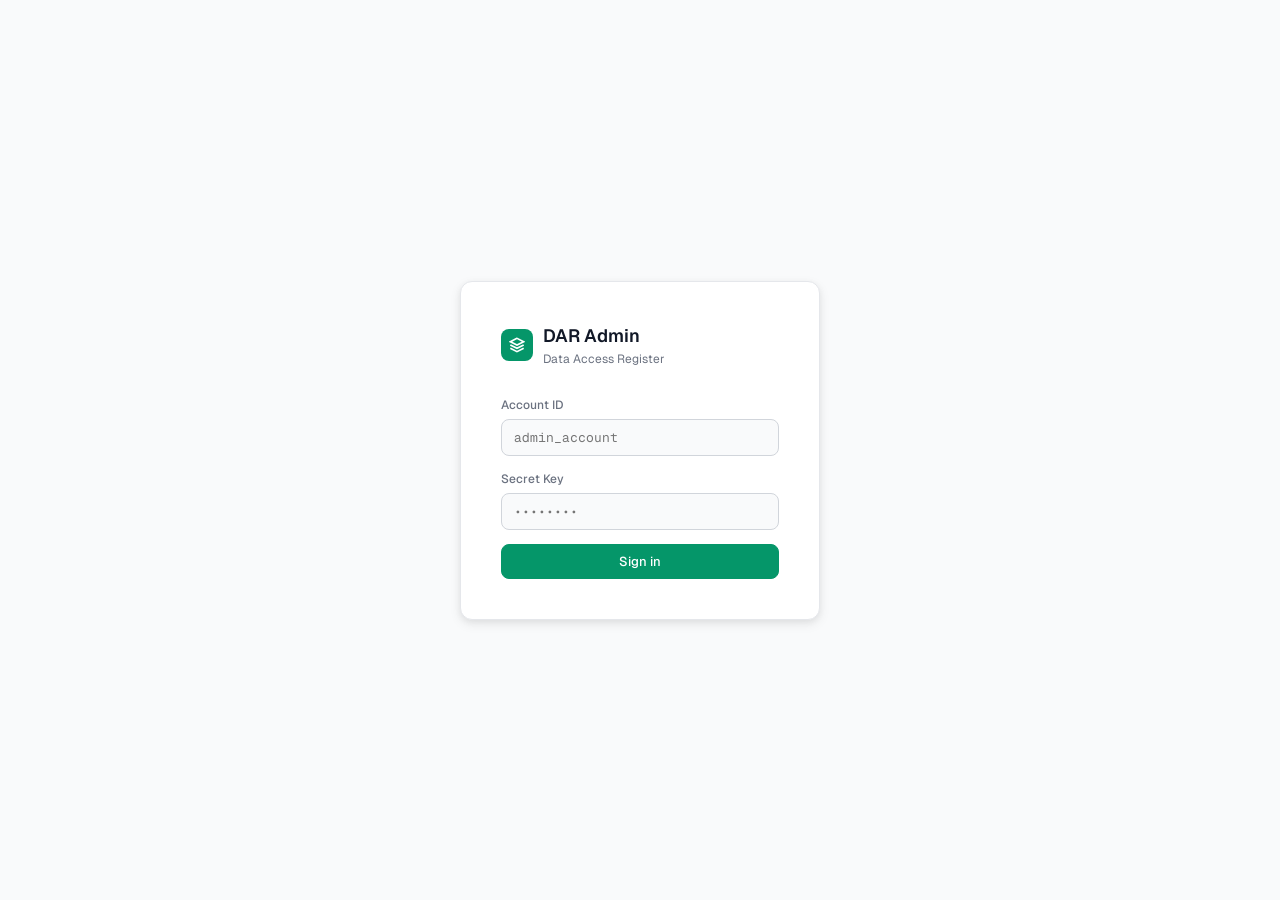
<file: ui/admin/index.html>
<!DOCTYPE html>
<html lang="en">
<head>
<meta charset="UTF-8">
<meta name="viewport" content="width=device-width, initial-scale=1.0">
<title>DAR Admin</title>
<link rel="preconnect" href="https://fonts.googleapis.com">
<link href="https://fonts.googleapis.com/css2?family=Geist+Mono:wght@400;500&family=Geist:wght@400;500;600&display=swap" rel="stylesheet">
<link rel="stylesheet" href="/ui/lib/dar-styles.css">
</head>
<body>

<div id="login-screen">
  <div class="login-card">
    <div class="login-logo">
      <div class="login-mark" style="background:#059669">
        <svg width="16" height="16" fill="none" stroke="white" stroke-width="2.5" viewBox="0 0 24 24"><path d="M12 2L2 7l10 5 10-5-10-5zM2 17l10 5 10-5M2 12l10 5 10-5"/></svg>
      </div>
      <div><div class="login-title">DAR Admin</div><div class="login-sub">Data Access Register</div></div>
    </div>
    <label>Account ID</label>
    <input type="text" id="login-account" placeholder="admin_account" autocomplete="username">
    <label>Secret Key</label>
    <input type="password" id="login-secret" placeholder="••••••••" autocomplete="current-password">
    <div id="login-error" style="display:none;color:var(--red);font-size:12px;margin-bottom:12px"></div>
    <button class="btn btn-primary btn-full" id="login-btn">Sign in</button>
  </div>
</div>

<div class="shell" id="app" style="display:none">
  <div class="sidebar">
    <div class="sidebar-header">
      <div class="logo-row">
        <div class="logo-icon" style="background:#059669">
          <svg width="14" height="14" fill="none" stroke="white" stroke-width="2.5" viewBox="0 0 24 24"><path d="M12 2L2 7l10 5 10-5-10-5zM2 17l10 5 10-5M2 12l10 5 10-5"/></svg>
        </div>
        <div><div class="logo-name">DAR Admin</div><span class="logo-env" id="api-host">localhost:5001</span></div>
      </div>
    </div>
    <nav class="nav">
      <div class="nav-label">Overview</div>
      <div class="nav-item active" data-page="dashboard"><svg width="15" height="15" fill="none" stroke="currentColor" stroke-width="2" viewBox="0 0 24 24"><rect x="3" y="3" width="7" height="7" rx="1"/><rect x="14" y="3" width="7" height="7" rx="1"/><rect x="3" y="14" width="7" height="7" rx="1"/><rect x="14" y="14" width="7" height="7" rx="1"/></svg>Dashboard</div>
      <div class="nav-label">Management</div>
      <div class="nav-item" data-page="accounts"><svg width="15" height="15" fill="none" stroke="currentColor" stroke-width="2" viewBox="0 0 24 24"><path d="M17 21v-2a4 4 0 0 0-4-4H5a4 4 0 0 0-4 4v2"/><circle cx="9" cy="7" r="4"/><path d="M23 21v-2a4 4 0 0 0-3-3.87M16 3.13a4 4 0 0 1 0 7.75"/></svg>Accounts<span class="nav-badge" id="nb-accounts">—</span></div>
      <div class="nav-item" data-page="records"><svg width="15" height="15" fill="none" stroke="currentColor" stroke-width="2" viewBox="0 0 24 24"><path d="M14 2H6a2 2 0 0 0-2 2v16a2 2 0 0 0 2 2h12a2 2 0 0 0 2-2V8z"/><polyline points="14 2 14 8 20 8"/><line x1="16" y1="13" x2="8" y2="13"/></svg>Access Records<span class="nav-badge" id="nb-records">—</span></div>
      <div class="nav-item" data-page="webhooks"><svg width="15" height="15" fill="none" stroke="currentColor" stroke-width="2" viewBox="0 0 24 24"><path d="M18 8A6 6 0 0 0 6 8c0 7-3 9-3 9h18s-3-2-3-9"/><path d="M13.73 21a2 2 0 0 1-3.46 0"/></svg>Webhooks<span class="nav-badge" id="nb-webhooks">—</span></div>
      <div class="nav-label">System</div>
      <div class="nav-item" data-page="audit"><svg width="15" height="15" fill="none" stroke="currentColor" stroke-width="2" viewBox="0 0 24 24"><polyline points="22 12 18 12 15 21 9 3 6 12 2 12"/></svg>Audit Log</div>
    </nav>
    <div class="sidebar-footer">
      <div class="sidebar-user"><div class="sidebar-user-name" id="sidebar-uname">—</div><div>admin</div></div>
      <button class="btn-logout" id="logout-btn" title="Sign out"><svg width="15" height="15" fill="none" stroke="currentColor" stroke-width="2" viewBox="0 0 24 24"><path d="M9 21H5a2 2 0 0 1-2-2V5a2 2 0 0 1 2-2h4"/><polyline points="16 17 21 12 16 7"/><line x1="21" y1="12" x2="9" y2="12"/></svg></button>
    </div>
  </div>

  <div class="main">
    <div class="topbar">
      <div class="page-title" id="page-title">Dashboard</div>
      <div class="topbar-right" id="topbar-right"></div>
    </div>
    <div class="content">

      <div class="page active" id="page-dashboard">
        <div class="stats-grid">
          <div class="stat-card"><div class="stat-label">Accounts</div><div class="stat-value" id="s-accounts">—</div><div class="stat-sub" id="s-accounts-sub">—</div></div>
          <div class="stat-card stat-green"><div class="stat-label">Active Records</div><div class="stat-value" id="s-active">—</div><div class="stat-sub" id="s-records-sub">—</div></div>
          <div class="stat-card stat-amber"><div class="stat-label">Revoked</div><div class="stat-value" id="s-revoked">—</div><div class="stat-sub">access records</div></div>
          <div class="stat-card stat-blue"><div class="stat-label">Webhooks</div><div class="stat-value" id="s-webhooks">—</div><div class="stat-sub" id="s-webhooks-sub">—</div></div>
        </div>
        <div class="card">
          <div class="card-header"><div class="card-title">Recent Activity</div><button class="btn btn-secondary btn-sm" id="view-audit-btn">View all →</button></div>
          <div id="dash-audit"></div>
        </div>
      </div>

      <div class="page" id="page-accounts">
        <div class="card">
          <div class="filter-bar">
            <div class="search-wrap"><svg width="14" height="14" fill="none" stroke="currentColor" stroke-width="2" viewBox="0 0 24 24"><circle cx="11" cy="11" r="8"/><path d="m21 21-4.35-4.35"/></svg><input class="search-input" id="acct-search" placeholder="Search account ID or name…"></div>
            <select class="filter-select" id="acct-role"><option value="">All roles</option><option>data_user</option><option>data_provider</option><option>dcc</option><option>admin</option></select>
          </div>
          <div class="table-wrap"><table><thead><tr><th>Account ID</th><th>Display Name</th><th>Role</th><th>DUID</th><th>Status</th><th>Registered</th><th></th></tr></thead><tbody id="acct-tbody"></tbody></table></div>
        </div>
      </div>

      <div class="page" id="page-records">
        <div class="card">
          <div class="filter-bar">
            <div class="search-wrap" style="max-width:300px"><svg width="14" height="14" fill="none" stroke="currentColor" stroke-width="2" viewBox="0 0 24 24"><circle cx="11" cy="11" r="8"/><path d="m21 21-4.35-4.35"/></svg><input class="search-input" id="rec-search" placeholder="MPxN or ak_…"></div>
            <select class="filter-select" id="rec-state"><option value="">All states</option><option>ACTIVE</option><option>REVOKED</option><option>EXPIRED</option></select>
            <select class="filter-select" id="rec-basis"><option value="">All legal bases</option><option value="uk-consent">uk-consent</option><option value="uk-explicit-consent">uk-explicit-consent</option><option value="uk-legitimate-interests">uk-legitimate-interests</option><option value="uk-public-task">uk-public-task</option><option value="uk-legal-obligation">uk-legal-obligation</option><option value="uk-contract">uk-contract</option></select>
            <button class="btn btn-secondary btn-sm" id="rec-search-btn">Search</button>
          </div>
          <div class="table-wrap"><table><thead><tr><th>Access Key</th><th>Controller</th><th>MPxN</th><th>Legal Basis</th><th>State</th><th>Expiry</th><th></th></tr></thead><tbody id="rec-tbody"></tbody></table></div>
        </div>
      </div>

      <div class="page" id="page-webhooks">
        <div class="card"><div class="table-wrap"><table><thead><tr><th>WID</th><th>DUID</th><th>URL</th><th>Events</th><th>Status</th><th>Registered</th></tr></thead><tbody id="wh-tbody"></tbody></table></div></div>
      </div>

      <div class="page" id="page-audit">
        <div style="display:flex;gap:10px;flex-wrap:wrap;margin-bottom:20px;align-items:center">
          <select class="filter-select" id="audit-type"><option value="">All event types</option><option value="record.created">record.created</option><option value="record.updated">record.updated</option><option value="record.revoked">record.revoked</option><option value="account.created">account.created</option><option value="account.suspended">account.suspended</option><option value="account.reactivated">account.reactivated</option></select>
          <div class="search-wrap" style="max-width:220px"><svg width="14" height="14" fill="none" stroke="currentColor" stroke-width="2" viewBox="0 0 24 24"><circle cx="11" cy="11" r="8"/><path d="m21 21-4.35-4.35"/></svg><input class="search-input" id="audit-acct" placeholder="Filter by account…"></div>
          <button class="btn btn-secondary btn-sm" id="audit-refresh-btn">↻ Refresh</button>
          <span id="audit-count" style="margin-left:auto;font-size:12px;color:var(--muted)"></span>
        </div>
        <div class="card">
          <div class="audit-header-row"><div class="audit-col-label">Timestamp</div><div class="audit-col-label">Account</div><div class="audit-col-label">Event</div><div class="audit-col-label">Detail</div></div>
          <div id="audit-list"></div>
        </div>
      </div>

    </div>
  </div>
</div>

<!-- New Account Modal -->
<div id="modal-new-acct" style="display:none">
  <div class="modal-backdrop">
    <div class="modal">
      <div class="modal-header"><div class="modal-title">Create Account</div><button class="modal-close" id="modal-close-btn"><svg width="16" height="16" fill="none" stroke="currentColor" stroke-width="2" viewBox="0 0 24 24"><line x1="18" y1="6" x2="6" y2="18"/><line x1="6" y1="6" x2="18" y2="18"/></svg></button></div>
      <div class="modal-body">
        <div class="form-grid">
          <div class="form-group"><label>Account ID <span class="req">*</span></label><input class="mono" id="na-id" placeholder="bright_energy"></div>
          <div class="form-group"><label>Secret Key</label><input class="mono" id="na-secret" placeholder="auto-generated"><span class="form-hint">Leave blank to auto-generate</span></div>
          <div class="form-group full"><label>Display Name <span class="req">*</span></label><input id="na-name" placeholder="Bright Energy Ltd"></div>
          <div class="form-group"><label>DUID</label><input class="mono" id="na-duid" placeholder="auto-generated"><span class="form-hint">Leave blank to auto-generate</span></div>
          <div class="form-group"><label>Role <span class="req">*</span></label><select id="na-role"><option value="data_user">data_user</option><option value="data_provider">data_provider</option><option value="dcc">dcc</option><option value="admin">admin</option></select></div>
          <div class="form-group full"><label>Contact URL</label><input type="url" id="na-url" placeholder="https://example.com/contact"></div>
        </div>
        <div class="result-box" id="na-result" style="display:none">
          <div class="result-box-title">Account created — save these credentials now</div>
          <div class="result-box-body"><div>Account ID: <strong id="r-id"></strong></div><div>Secret Key: <strong id="r-secret"></strong></div><div>DUID: <strong id="r-duid"></strong></div></div>
        </div>
      </div>
      <div class="modal-footer"><button class="btn btn-secondary" id="modal-cancel-btn">Cancel</button><button class="btn btn-primary" id="na-btn">Create Account</button></div>
    </div>
  </div>
</div>

<script type="module">
import { DarAPI } from '/ui/lib/dar-api.js';
import { toast, openModal, closeModal, stateBadge, roleBadge, statusBadge,
         renderAuditList, setTableLoading, setTableEmpty,
         fmtDate, randHex, copyToClipboard, debounce, openDrawer, closeDrawer } from '/ui/lib/dar-components.js';

const API_BASE = location.hostname === 'admin.central.consent'
  ? 'https://api.central.consent'
  : `http://${location.hostname}:5001`;

DarAPI.init({ apiBase: API_BASE, onUnauthorised: doLogout });
document.getElementById('api-host').textContent = new URL(API_BASE).host;

let allAccounts = [], allRecords = [];

// ── Wire up all event listeners (no inline onclick) ──────────────────────────
document.getElementById('login-btn').addEventListener('click', doLogin);
document.getElementById('login-secret').addEventListener('keydown', e => { if (e.key === 'Enter') doLogin(); });
document.getElementById('logout-btn').addEventListener('click', doLogout);
document.getElementById('view-audit-btn').addEventListener('click', () => showPage('audit'));
document.getElementById('acct-search').addEventListener('input', filterAccounts);
document.getElementById('acct-role').addEventListener('change', filterAccounts);
document.getElementById('rec-search').addEventListener('keydown', e => { if (e.key === 'Enter') searchRecords(); });
document.getElementById('rec-search-btn').addEventListener('click', searchRecords);
document.getElementById('audit-type').addEventListener('change', loadAudit);
document.getElementById('audit-acct').addEventListener('input', debounce(loadAudit));
document.getElementById('audit-refresh-btn').addEventListener('click', loadAudit);
document.getElementById('modal-close-btn').addEventListener('click', () => closeModal('modal-new-acct'));
document.getElementById('modal-cancel-btn').addEventListener('click', () => closeModal('modal-new-acct'));
document.getElementById('na-btn').addEventListener('click', submitNewAccount);
document.querySelector('#modal-new-acct .modal-backdrop').addEventListener('click', e => {
  if (e.target === e.currentTarget) closeModal('modal-new-acct');
});
document.querySelectorAll('.nav-item').forEach(el => {
  el.addEventListener('click', () => showPage(el.dataset.page));
});

if (DarAPI.isAuthenticated()) showApp();

// ── Auth ─────────────────────────────────────────────────────────────────────
async function doLogin() {
  const id = document.getElementById('login-account').value.trim();
  const sk = document.getElementById('login-secret').value;
  const errEl = document.getElementById('login-error');
  errEl.style.display = 'none';
  try {
    const res = await DarAPI.login(id, sk);
    if (!res.ok) { errEl.textContent = 'Invalid credentials or insufficient permissions.'; errEl.style.display = 'block'; return; }
    showApp();
  } catch(e) {
    errEl.textContent = `Cannot reach API at ${API_BASE}`; errEl.style.display = 'block';
  }
}

function doLogout() {
  DarAPI.logout();
  document.getElementById('app').style.display = 'none';
  document.getElementById('login-screen').style.display = 'flex';
  document.getElementById('login-secret').value = '';
}

function showApp() {
  document.getElementById('login-screen').style.display = 'none';
  document.getElementById('app').style.display = 'flex';
  document.getElementById('sidebar-uname').textContent = DarAPI.getAccountId();
  loadDashboard();
}

// ── Navigation ────────────────────────────────────────────────────────────────
const PAGE_TITLES = { dashboard:'Dashboard', accounts:'Accounts', records:'Access Records', webhooks:'Webhooks', audit:'Audit Log' };

function showPage(id) {
  document.querySelectorAll('.page').forEach(p => p.classList.remove('active'));
  document.querySelectorAll('.nav-item').forEach(n => n.classList.remove('active'));
  document.getElementById('page-' + id).classList.add('active');
  document.querySelector(`.nav-item[data-page="${id}"]`).classList.add('active');
  document.getElementById('page-title').textContent = PAGE_TITLES[id];
  const tr = document.getElementById('topbar-right'); tr.innerHTML = '';
  if (id === 'accounts') {
    const btn = document.createElement('button');
    btn.className = 'btn btn-primary btn-sm'; btn.textContent = '+ New Account';
    btn.addEventListener('click', openNewAcctModal); tr.appendChild(btn);
    loadAccounts();
  } else if (id === 'records')  { searchRecords(); }
  else if (id === 'webhooks') { loadWebhooks(); }
  else if (id === 'audit')    { loadAudit(); }
}

// ── Dashboard ─────────────────────────────────────────────────────────────────
async function loadDashboard() {
  const r = await DarAPI.get('/v1/admin/stats'); if (!r) return;
  const d = await r.json();
  document.getElementById('s-accounts').textContent = d.total_accounts;
  document.getElementById('s-accounts-sub').textContent = `${d.active_accounts} active`;
  document.getElementById('s-active').textContent = d.active_records;
  document.getElementById('s-records-sub').textContent = `of ${d.total_records} total`;
  document.getElementById('s-revoked').textContent = d.revoked_records;
  document.getElementById('s-webhooks').textContent = d.active_webhooks;
  document.getElementById('s-webhooks-sub').textContent = `of ${d.total_webhooks} total`;
  document.getElementById('nb-accounts').textContent = d.total_accounts;
  document.getElementById('nb-records').textContent = d.total_records;
  document.getElementById('nb-webhooks').textContent = d.total_webhooks;
  const ar = await DarAPI.get('/v1/admin/audit?limit=8'); if (!ar) return;
  renderAuditList((await ar.json()).events || [], 'dash-audit');
}

// ── Accounts ──────────────────────────────────────────────────────────────────
async function loadAccounts() {
  setTableLoading('acct-tbody', 7);
  const r = await DarAPI.get('/v1/admin/accounts'); if (!r) return;
  allAccounts = (await r.json()).accounts || [];
  renderAccounts(allAccounts);
}

function filterAccounts() {
  const q = document.getElementById('acct-search').value.toLowerCase();
  const role = document.getElementById('acct-role').value;
  let f = allAccounts;
  if (q) f = f.filter(a => a['account-id'].toLowerCase().includes(q) || (a['display-name']||'').toLowerCase().includes(q));
  if (role) f = f.filter(a => a.role === role);
  renderAccounts(f);
}

function renderAccounts(list) {
  if (!list.length) { setTableEmpty('acct-tbody', 7, 'No accounts found'); return; }
  const tb = document.getElementById('acct-tbody');
  tb.innerHTML = '';
  list.forEach(a => {
    const tr = document.createElement('tr');
    tr.innerHTML = `
      <td class="td-mono">${a['account-id']}<button class="copy-btn" data-copy="${a['account-id']}" title="Copy">⎘</button></td>
      <td>${a['display-name']||'—'}</td>
      <td>${roleBadge(a.role)}</td>
      <td class="td-mono td-muted">${(a.duid||'').substring(0,20)}…<button class="copy-btn" data-copy="${a.duid||''}" title="Copy">⎘</button></td>
      <td>${statusBadge(a.status)}</td>
      <td class="td-muted">${fmtDate(a['registered-at'])}</td>
      <td>${a.status==='active'
        ? `<button class="btn btn-danger btn-sm" data-action="suspend" data-id="${a['account-id']}">Suspend</button>`
        : `<button class="btn btn-secondary btn-sm" data-action="reactivate" data-id="${a['account-id']}">Reactivate</button>`}</td>`;
    tb.appendChild(tr);
  });
  tb.querySelectorAll('[data-copy]').forEach(b => b.addEventListener('click', () => copyToClipboard(b.dataset.copy)));
  tb.querySelectorAll('[data-action="suspend"]').forEach(b => b.addEventListener('click', () => suspendAcct(b.dataset.id)));
  tb.querySelectorAll('[data-action="reactivate"]').forEach(b => b.addEventListener('click', () => reactivateAcct(b.dataset.id)));
}

async function suspendAcct(id) {
  if (!confirm(`Suspend account "${id}"?`)) return;
  const r = await DarAPI.post(`/v1/admin/accounts/${id}/suspend`);
  if (r?.ok) { toast('Account suspended', 'success'); loadAccounts(); } else toast('Failed', 'error');
}

async function reactivateAcct(id) {
  const r = await DarAPI.post(`/v1/admin/accounts/${id}/reactivate`);
  if (r?.ok) { toast('Account reactivated', 'success'); loadAccounts(); } else toast('Failed', 'error');
}

function openNewAcctModal() {
  document.getElementById('na-duid').value = `duid_${randHex(12)}`;
  document.getElementById('na-secret').value = randHex(24);
  document.getElementById('na-result').style.display = 'none';
  document.getElementById('na-btn').disabled = false;
  document.getElementById('na-btn').textContent = 'Create Account';
  ['na-id','na-name','na-url'].forEach(id => document.getElementById(id).value = '');
  openModal('modal-new-acct');
}

async function submitNewAccount() {
  const id   = document.getElementById('na-id').value.trim();
  const sk   = document.getElementById('na-secret').value.trim() || randHex(24);
  const name = document.getElementById('na-name').value.trim();
  const duid = document.getElementById('na-duid').value.trim() || `duid_${randHex(12)}`;
  const role = document.getElementById('na-role').value;
  const url  = document.getElementById('na-url').value.trim();
  if (!id || !name) { toast('Account ID and Display Name required', 'error'); return; }
  const btn = document.getElementById('na-btn'); btn.disabled = true; btn.textContent = 'Creating…';
  const r = await DarAPI.post('/v1/admin/accounts', { 'account-id':id,'secret-key':sk,'display-name':name,duid,role,...(url?{'contact-url':url}:{}) });
  if (!r) { btn.disabled=false; btn.textContent='Create Account'; return; }
  const data = await r.json();
  if (!r.ok) { toast(data.errors?.[0]?.message||'Failed','error'); btn.disabled=false; btn.textContent='Create Account'; return; }
  document.getElementById('r-id').textContent = id;
  document.getElementById('r-secret').textContent = sk;
  document.getElementById('r-duid').textContent = duid;
  document.getElementById('na-result').style.display = 'block';
  btn.textContent = 'Created ✓';
  toast('Account created', 'success');
  loadAccounts();
}

// ── Records ───────────────────────────────────────────────────────────────────
async function searchRecords() {
  const q     = document.getElementById('rec-search').value.trim();
  const state = document.getElementById('rec-state').value;
  const basis = document.getElementById('rec-basis').value;
  setTableLoading('rec-tbody', 7);
  const p = new URLSearchParams();
  if (q) p.set('q', q); if (state) p.set('state', state); if (basis) p.set('legal-basis', basis);
  const r = await DarAPI.get(`/v1/admin/records?${p}`); if (!r) return;
  allRecords = (await r.json()).records || [];
  renderRecords(allRecords);
}

function renderRecords(list) {
  if (!list.length) { setTableEmpty('rec-tbody', 7); return; }
  const tb = document.getElementById('rec-tbody'); tb.innerHTML = '';
  list.forEach(rec => {
    const tr = document.createElement('tr');
    tr.style.cursor = 'pointer';
    tr.innerHTML = `
      <td class="td-mono" style="font-size:11px">${rec.ak}</td>
      <td>${rec['lead-controller-name']||'—'}</td>
      <td class="td-mono">${rec.mpxn||'—'}</td>
      <td><span class="badge badge-grey badge-mono">${rec['legal-basis']||'—'}</span></td>
      <td>${stateBadge(rec.state)}</td>
      <td class="td-muted">${rec.expiry ? fmtDate(rec.expiry) : 'No expiry'}</td>
      <td><button class="btn btn-secondary btn-sm">View →</button></td>`;
    tr.addEventListener('click', () => openRecDrawer(rec.ak));
    tr.querySelector('button').addEventListener('click', e => { e.stopPropagation(); openRecDrawer(rec.ak); });
    tb.appendChild(tr);
  });
}

function openRecDrawer(ak) {
  const rec = allRecords.find(r => r.ak === ak); if (!rec) return;
  openDrawer({
    ak,
    sections: [
      { title: 'Record', rows: [
        ['Access Key', ak], ['State', stateBadge(rec.state)],
        ['MPxN', rec.mpxn], ['DUID', rec.duid],
        ['Created', fmtDate(rec['created-at'])],
        ...(rec['revoked-at'] ? [['Revoked', fmtDate(rec['revoked-at'])]] : []),
      ]},
      { title: 'Controller', rows: [['Name', `<span style="font-family:var(--sans)">${rec['lead-controller-name']||'—'}</span>`]] },
      { title: 'Processing', rows: [
        ['Legal Basis', rec['legal-basis']],
        ['Purpose', `<span style="font-family:var(--sans)">${rec.purpose||'—'}</span>`],
        ['Data Types', (rec['data-types']||[]).join(', ')],
        ['Expiry', rec.expiry ? fmtDate(rec.expiry) : 'No expiry'],
      ]},
    ],
    footer: rec.state === 'ACTIVE'
      ? `<button class="btn btn-danger" id="drawer-revoke-btn">Revoke Record</button><button class="btn btn-secondary" id="drawer-close-btn">Close</button>`
      : `<button class="btn btn-secondary" id="drawer-close-btn">Close</button>`,
  });
  document.getElementById('drawer-close-btn')?.addEventListener('click', closeDrawer);
  document.getElementById('drawer-revoke-btn')?.addEventListener('click', async () => {
    if (!confirm(`Revoke ${ak}?\nThis cannot be undone.`)) return;
    const r = await DarAPI.del(`/v1/access-records/${ak}`);
    if (r?.ok) { toast('Record revoked','success'); closeDrawer(); searchRecords(); }
    else toast('Failed to revoke','error');
  });
}

// ── Webhooks ──────────────────────────────────────────────────────────────────
async function loadWebhooks() {
  setTableLoading('wh-tbody', 6);
  const r = await DarAPI.get('/v1/admin/webhooks'); if (!r) return;
  const hooks = (await r.json()).webhooks || [];
  if (!hooks.length) { setTableEmpty('wh-tbody', 6, 'No webhooks registered'); return; }
  document.getElementById('wh-tbody').innerHTML = hooks.map(h => `
    <tr>
      <td class="td-mono" style="font-size:11px">${h.wid}</td>
      <td class="td-mono td-muted">${(h.duid||'').substring(0,20)}…</td>
      <td style="font-size:12px;max-width:180px;overflow:hidden;text-overflow:ellipsis;white-space:nowrap" title="${h['callback-url']}">${h['callback-url'] || '—'}</td>
      <td style="font-size:11px;font-family:var(--mono)">${(h['event-types']||[]).join(', ')}</td>
      <td><span class="badge ${h.active?'badge-green':'badge-grey'}">${h.active?'active':'inactive'}</span></td>
      <td class="td-muted">${fmtDate(h['registered-at'])}</td>
    </tr>`).join('');
}

// ── Audit ─────────────────────────────────────────────────────────────────────
async function loadAudit() {
  const et = document.getElementById('audit-type').value;
  const ac = document.getElementById('audit-acct').value.trim();
  const p = new URLSearchParams({ limit: 100 });
  if (et) p.set('event_type', et); if (ac) p.set('account_id', ac);
  const r = await DarAPI.get(`/v1/admin/audit?${p}`); if (!r) return;
  const evts = (await r.json()).events || [];
  document.getElementById('audit-count').textContent = `${evts.length} events`;
  renderAuditList(evts, 'audit-list');
}
</script>
</body>
</html>
</file>
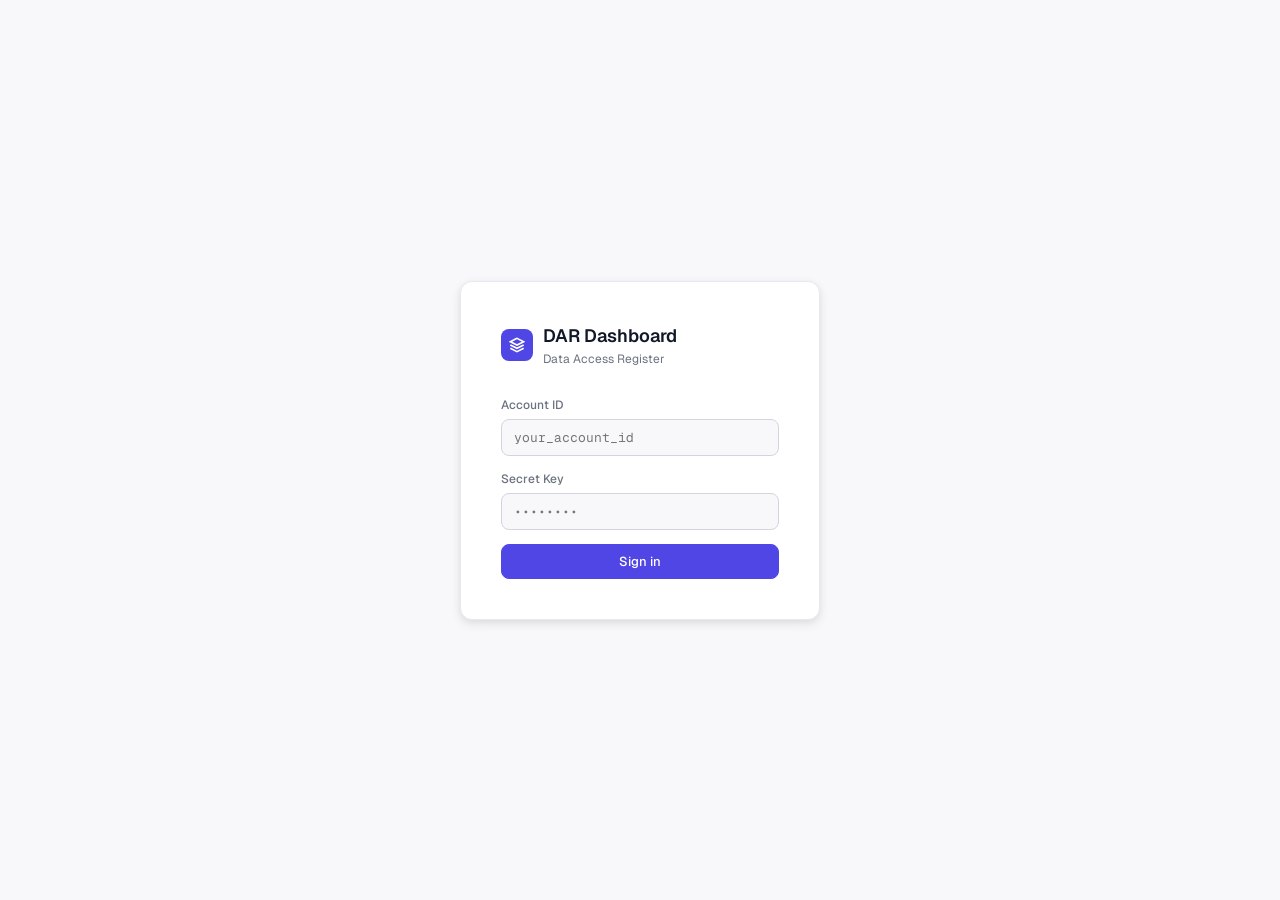
<file: ui/dashboard/index.html>
<!DOCTYPE html>
<html lang="en">
<head>
<meta charset="UTF-8">
<meta name="viewport" content="width=device-width, initial-scale=1.0">
<title>DAR Dashboard</title>
<link rel="preconnect" href="https://fonts.googleapis.com">
<link href="https://fonts.googleapis.com/css2?family=Geist+Mono:wght@400;500&family=Geist:wght@400;500;600&display=swap" rel="stylesheet">
<link rel="stylesheet" href="/ui/lib/dar-styles.css">
<style>
/* Dashboard token overrides — indigo accent, warmer surfaces */
:root {
  --accent:     #4f46e5;
  --accent-bg:  #eef2ff;
  --accent-dim: #c7d2fe;
  --bg:         #f8f8fb;
  --surface:    #ffffff;
  --border:     #e8e8f0;
  --border2:    #d4d4e0;
}

/* Warmer, slightly larger type */
body { font-size: 14px; }

/* Sidebar — soft indigo tint on active */
.nav-item.active { background: var(--accent-bg); color: var(--accent); }

/* Topbar greeting strip */
.greeting-bar {
  background: linear-gradient(135deg, #4f46e5 0%, #6366f1 100%);
  padding: 24px 32px 20px;
  margin: -28px -28px 28px;
  color: white;
}
.greeting-name { font-size: 20px; font-weight: 600; margin-bottom: 2px; }
.greeting-sub  { font-size: 13px; opacity: .8; }
.greeting-duid { font-family: var(--mono); font-size: 11px; opacity: .6; margin-top: 6px; }

/* Stats — 3-col for dashboard */
.stats-grid-3 { display: grid; grid-template-columns: repeat(3, 1fr); gap: 14px; margin-bottom: 24px; }

/* Account card */
.account-card { display: grid; grid-template-columns: 1fr 1fr; gap: 20px; }
.account-field label { font-size: 11px; font-weight: 600; color: var(--muted); text-transform: uppercase; letter-spacing: .05em; margin-bottom: 4px; display: block; }
.account-field .value { font-size: 14px; font-family: var(--mono); }
.account-field .value.plain { font-family: var(--sans); }

/* Revoke modal warning */
.revoke-warning { padding: 12px 14px; background: #fff7ed; border: 1px solid #fed7aa; border-radius: var(--radius); font-size: 12px; color: #9a3412; margin-bottom: 16px; }

/* Secret rotation */
.secret-zone { padding: 16px; background: var(--bg); border: 1px solid var(--border); border-radius: var(--radius); }
.secret-zone-title { font-size: 12px; font-weight: 600; margin-bottom: 4px; }
.secret-zone-sub { font-size: 12px; color: var(--muted); margin-bottom: 12px; }
.new-secret-display { font-family: var(--mono); font-size: 13px; padding: 10px 14px; background: var(--accent-bg); border: 1px solid var(--accent-dim); border-radius: var(--radius); margin-top: 12px; word-break: break-all; }
.new-secret-label { font-size: 11px; color: var(--accent); font-weight: 600; margin-bottom: 4px; }
</style>
</head>
<body>

<div id="login-screen">
  <div class="login-card">
    <div class="login-logo">
      <div class="login-mark" style="background:#4f46e5">
        <svg width="16" height="16" fill="none" stroke="white" stroke-width="2.5" viewBox="0 0 24 24"><path d="M12 2L2 7l10 5 10-5-10-5zM2 17l10 5 10-5M2 12l10 5 10-5"/></svg>
      </div>
      <div><div class="login-title">DAR Dashboard</div><div class="login-sub">Data Access Register</div></div>
    </div>
    <label>Account ID</label>
    <input type="text" id="login-account" placeholder="your_account_id" autocomplete="username">
    <label>Secret Key</label>
    <input type="password" id="login-secret" placeholder="••••••••" autocomplete="current-password">
    <div id="login-error" style="display:none;color:var(--red);font-size:12px;margin-bottom:12px"></div>
    <button class="btn btn-primary btn-full" id="login-btn" style="background:#4f46e5;border-color:#4f46e5">Sign in</button>
  </div>
</div>

<div class="shell" id="app" style="display:none">
  <div class="sidebar">
    <div class="sidebar-header">
      <div class="logo-row">
        <div class="logo-icon" style="background:#4f46e5">
          <svg width="14" height="14" fill="none" stroke="white" stroke-width="2.5" viewBox="0 0 24 24"><path d="M12 2L2 7l10 5 10-5-10-5zM2 17l10 5 10-5M2 12l10 5 10-5"/></svg>
        </div>
        <div><div class="logo-name">DAR</div><span class="logo-env" id="api-host">localhost:5001</span></div>
      </div>
    </div>
    <nav class="nav">
      <div class="nav-label">Overview</div>
      <div class="nav-item active" data-page="overview">
        <svg width="15" height="15" fill="none" stroke="currentColor" stroke-width="2" viewBox="0 0 24 24"><rect x="3" y="3" width="7" height="7" rx="1"/><rect x="14" y="3" width="7" height="7" rx="1"/><rect x="3" y="14" width="7" height="7" rx="1"/><rect x="14" y="14" width="7" height="7" rx="1"/></svg>
        Overview
      </div>
      <div class="nav-label">Data</div>
      <div class="nav-item" data-page="records">
        <svg width="15" height="15" fill="none" stroke="currentColor" stroke-width="2" viewBox="0 0 24 24"><path d="M14 2H6a2 2 0 0 0-2 2v16a2 2 0 0 0 2 2h12a2 2 0 0 0 2-2V8z"/><polyline points="14 2 14 8 20 8"/><line x1="16" y1="13" x2="8" y2="13"/></svg>
        Access Records
        <span class="nav-badge" id="nb-records">—</span>
      </div>
      <div class="nav-item" data-page="webhooks">
        <svg width="15" height="15" fill="none" stroke="currentColor" stroke-width="2" viewBox="0 0 24 24"><path d="M18 8A6 6 0 0 0 6 8c0 7-3 9-3 9h18s-3-2-3-9"/><path d="M13.73 21a2 2 0 0 1-3.46 0"/></svg>
        Webhooks
        <span class="nav-badge" id="nb-webhooks">—</span>
      </div>
      <div class="nav-label">Account</div>
      <div class="nav-item" data-page="account">
        <svg width="15" height="15" fill="none" stroke="currentColor" stroke-width="2" viewBox="0 0 24 24"><circle cx="12" cy="8" r="4"/><path d="M4 20c0-4 3.6-7 8-7s8 3 8 7"/></svg>
        Account &amp; Settings
      </div>
      <div class="nav-item" data-page="audit">
        <svg width="15" height="15" fill="none" stroke="currentColor" stroke-width="2" viewBox="0 0 24 24"><polyline points="22 12 18 12 15 21 9 3 6 12 2 12"/></svg>
        Activity Log
      </div>
    </nav>
    <div class="sidebar-footer">
      <div class="sidebar-user">
        <div class="sidebar-user-name" id="sidebar-uname">—</div>
        <div id="sidebar-org">data_user</div>
      </div>
      <button class="btn-logout" id="logout-btn" title="Sign out">
        <svg width="15" height="15" fill="none" stroke="currentColor" stroke-width="2" viewBox="0 0 24 24"><path d="M9 21H5a2 2 0 0 1-2-2V5a2 2 0 0 1 2-2h4"/><polyline points="16 17 21 12 16 7"/><line x1="21" y1="12" x2="9" y2="12"/></svg>
      </button>
    </div>
  </div>

  <div class="main">
    <div class="topbar">
      <div class="page-title" id="page-title">Overview</div>
      <div class="topbar-right" id="topbar-right"></div>
    </div>
    <div class="content">

      <!-- Overview -->
      <div class="page active" id="page-overview">
        <div class="greeting-bar">
          <div class="greeting-name" id="greeting-name">Welcome back</div>
          <div class="greeting-sub">Here's a summary of your access registrations</div>
          <div class="greeting-duid" id="greeting-duid"></div>
        </div>
        <div class="stats-grid-3">
          <div class="stat-card stat-green"><div class="stat-label">Active Records</div><div class="stat-value" id="s-active">—</div><div class="stat-sub">registered access</div></div>
          <div class="stat-card stat-amber"><div class="stat-label">Expiring Soon</div><div class="stat-value" id="s-expiring">—</div><div class="stat-sub">within 30 days</div></div>
          <div class="stat-card"><div class="stat-label">Webhooks</div><div class="stat-value" id="s-webhooks">—</div><div class="stat-sub" id="s-webhooks-sub">active</div></div>
        </div>
        <div class="card">
          <div class="card-header"><div class="card-title">Recent Activity</div><button class="btn btn-secondary btn-sm" id="view-audit-btn">View all →</button></div>
          <div id="dash-audit"></div>
        </div>
      </div>

      <!-- Access Records -->
      <div class="page" id="page-records">
        <div class="card">
          <div class="filter-bar">
            <div class="search-wrap">
              <svg width="14" height="14" fill="none" stroke="currentColor" stroke-width="2" viewBox="0 0 24 24"><circle cx="11" cy="11" r="8"/><path d="m21 21-4.35-4.35"/></svg>
              <input class="search-input" id="rec-search" placeholder="Search by MPxN or ak_…">
            </div>
            <select class="filter-select" id="rec-state">
              <option value="">All states</option><option>ACTIVE</option><option>REVOKED</option><option>EXPIRED</option>
            </select>
            <select class="filter-select" id="rec-basis">
              <option value="">All legal bases</option>
              <option value="uk-consent">uk-consent</option>
              <option value="uk-explicit-consent">uk-explicit-consent</option>
              <option value="uk-legitimate-interests">uk-legitimate-interests</option>
              <option value="uk-public-task">uk-public-task</option>
              <option value="uk-legal-obligation">uk-legal-obligation</option>
              <option value="uk-contract">uk-contract</option>
            </select>
            <button class="btn btn-secondary btn-sm" id="rec-search-btn">Search</button>
          </div>
          <div class="table-wrap">
            <table>
              <thead><tr><th>Access Key</th><th>Controller</th><th>MPxN</th><th>Legal Basis</th><th>State</th><th>Expiry</th><th></th></tr></thead>
              <tbody id="rec-tbody"></tbody>
            </table>
          </div>
        </div>
      </div>

      <!-- Webhooks -->
      <div class="page" id="page-webhooks">
        <div class="card">
          <div class="filter-bar" style="border-bottom:none;padding-bottom:0">
            <div style="flex:1"></div>
            <button class="btn btn-primary btn-sm" id="new-webhook-btn" style="background:#4f46e5;border-color:#4f46e5">+ Add Webhook</button>
          </div>
          <div class="table-wrap">
            <table>
              <thead><tr><th>URL</th><th>Events</th><th>Status</th><th>Registered</th><th></th></tr></thead>
              <tbody id="wh-tbody"></tbody>
            </table>
          </div>
        </div>
      </div>

      <!-- Account -->
      <div class="page" id="page-account">
        <div style="display:grid;gap:20px;max-width:680px">
          <div class="card">
            <div class="card-header"><div class="card-title">Account Details</div></div>
            <div class="card-body">
              <div class="account-card" id="account-details">
                <div style="color:var(--muted);font-size:13px">Loading…</div>
              </div>
            </div>
          </div>
          <div class="card">
            <div class="card-header"><div class="card-title">Secret Key</div></div>
            <div class="card-body">
              <div class="secret-zone">
                <div class="secret-zone-title">Rotate Secret Key</div>
                <div class="secret-zone-sub">Generates a new secret immediately. Your current secret will stop working. Update any integrations before rotating.</div>
                <button class="btn btn-danger btn-sm" id="rotate-btn">Rotate Secret</button>
                <div id="new-secret-box" style="display:none">
                  <div class="new-secret-display">
                    <div class="new-secret-label">New secret key — copy now, shown once only</div>
                    <div id="new-secret-value"></div>
                  </div>
                </div>
              </div>
            </div>
          </div>
        </div>
      </div>

      <!-- Audit -->
      <div class="page" id="page-audit">
        <div style="display:flex;gap:10px;flex-wrap:wrap;margin-bottom:20px;align-items:center">
          <select class="filter-select" id="audit-type">
            <option value="">All event types</option>
            <option value="record.created">record.created</option>
            <option value="record.updated">record.updated</option>
            <option value="record.revoked">record.revoked</option>
            <option value="account.secret-rotated">account.secret-rotated</option>
          </select>
          <button class="btn btn-secondary btn-sm" id="audit-refresh-btn">↻ Refresh</button>
          <span id="audit-count" style="margin-left:auto;font-size:12px;color:var(--muted)"></span>
        </div>
        <div class="card">
          <div class="audit-header-row">
            <div class="audit-col-label">Timestamp</div>
            <div class="audit-col-label">Account</div>
            <div class="audit-col-label">Event</div>
            <div class="audit-col-label">Detail</div>
          </div>
          <div id="audit-list"></div>
        </div>
      </div>

    </div>
  </div>
</div>

<!-- Revoke Modal -->
<div id="modal-revoke" style="display:none">
  <div class="modal-backdrop">
    <div class="modal" style="max-width:440px">
      <div class="modal-header">
        <div class="modal-title">Revoke Access Record</div>
        <button class="modal-close" id="revoke-modal-close"><svg width="16" height="16" fill="none" stroke="currentColor" stroke-width="2" viewBox="0 0 24 24"><line x1="18" y1="6" x2="6" y2="18"/><line x1="6" y1="6" x2="18" y2="18"/></svg></button>
      </div>
      <div class="modal-body">
        <div class="revoke-warning">This action is permanent. The record will be marked REVOKED and Data Providers will deny further access.</div>
        <div style="font-family:var(--mono);font-size:11px;color:var(--muted);margin-bottom:16px" id="revoke-ak-label"></div>
        <div class="form-group">
          <label>Reason for revocation <span class="req">*</span></label>
          <select id="revoke-reason">
            <option value="">Select a reason…</option>
            <option value="customer-request">Customer request</option>
            <option value="contract-ended">Contract ended</option>
            <option value="lia-lapsed">LIA lapsed</option>
            <option value="statutory-authority-lapsed">Statutory authority lapsed</option>
            <option value="data-no-longer-required">Data no longer required</option>
            <option value="other">Other</option>
          </select>
        </div>
      </div>
      <div class="modal-footer">
        <button class="btn btn-secondary" id="revoke-cancel-btn">Cancel</button>
        <button class="btn btn-danger" id="revoke-confirm-btn">Revoke Record</button>
      </div>
    </div>
  </div>
</div>

<!-- New Webhook Modal -->
<div id="modal-webhook" style="display:none">
  <div class="modal-backdrop">
    <div class="modal" style="max-width:460px">
      <div class="modal-header">
        <div class="modal-title">Add Webhook</div>
        <button class="modal-close" id="wh-modal-close"><svg width="16" height="16" fill="none" stroke="currentColor" stroke-width="2" viewBox="0 0 24 24"><line x1="18" y1="6" x2="6" y2="18"/><line x1="6" y1="6" x2="18" y2="18"/></svg></button>
      </div>
      <div class="modal-body">
        <div class="form-group section-gap">
          <label>Endpoint URL <span class="req">*</span></label>
          <input class="mono" type="url" id="wh-url" placeholder="https://your-app.com/webhooks/dar">
          <span class="form-hint">Must be HTTPS</span>
        </div>
        <div class="form-group">
          <label>Alert Email <span class="req">*</span></label>
          <input type="email" id="wh-email" placeholder="ops@yourcompany.com">
          <span class="form-hint">Notified if repeated delivery failures occur</span>
        </div>
        <div class="form-group">
          <label>Event Types</label>
          <div style="display:flex;flex-direction:column;gap:8px;margin-top:4px">
            <label style="display:flex;align-items:center;gap:8px;font-size:13px;color:var(--text);font-weight:400"><input type="checkbox" id="wh-evt-withdrawal" checked> consent.withdrawal</label>
            <label style="display:flex;align-items:center;gap:8px;font-size:13px;color:var(--text);font-weight:400"><input type="checkbox" id="wh-evt-expiring" checked> consent.expiring</label>
            <label style="display:flex;align-items:center;gap:8px;font-size:13px;color:var(--text);font-weight:400"><input type="checkbox" id="wh-evt-tenancy" checked> tenancy.change</label>
          </div>
        </div>
        <div class="result-box" id="wh-result" style="display:none;margin-top:16px">
          <div class="result-box-title">Webhook created — save the signing secret now</div>
          <div class="result-box-body">
            <div>Signing Secret: <strong id="wh-signing-secret"></strong></div>
          </div>
        </div>
      </div>
      <div class="modal-footer">
        <button class="btn btn-secondary" id="wh-cancel-btn">Cancel</button>
        <button class="btn btn-primary" id="wh-submit-btn" style="background:#4f46e5;border-color:#4f46e5">Add Webhook</button>
      </div>
    </div>
  </div>
</div>

<script type="module">
import { DarAPI } from '/ui/lib/dar-api.js';
import { toast, openModal, closeModal, stateBadge, eventTypeBadge,
         renderAuditList, setTableLoading, setTableEmpty,
         fmtDate, copyToClipboard, debounce, openDrawer, closeDrawer } from '/ui/lib/dar-components.js';

const API_BASE = location.hostname === 'dashboard.central.consent'
  ? 'https://api.central.consent'
  : `http://${location.hostname}:5001`;

DarAPI.init({ apiBase: API_BASE, onUnauthorised: doLogout });
document.getElementById('api-host').textContent = new URL(API_BASE).host;

let allRecords = [], allWebhooks = [], revokeTarget = null;

// ── Wire up all listeners ─────────────────────────────────────────────────────
document.getElementById('login-btn').addEventListener('click', doLogin);
document.getElementById('login-secret').addEventListener('keydown', e => { if (e.key === 'Enter') doLogin(); });
document.getElementById('logout-btn').addEventListener('click', doLogout);
document.getElementById('view-audit-btn').addEventListener('click', () => showPage('audit'));
document.getElementById('rec-search').addEventListener('keydown', e => { if (e.key === 'Enter') loadRecords(); });
document.getElementById('rec-search-btn').addEventListener('click', loadRecords);
document.getElementById('rec-state').addEventListener('change', loadRecords);
document.getElementById('rec-basis').addEventListener('change', loadRecords);
document.getElementById('new-webhook-btn').addEventListener('click', openWebhookModal);
document.getElementById('rotate-btn').addEventListener('click', rotateSecret);
document.getElementById('audit-type').addEventListener('change', loadAudit);
document.getElementById('audit-refresh-btn').addEventListener('click', loadAudit);

// Revoke modal
document.getElementById('revoke-modal-close').addEventListener('click', () => closeModal('modal-revoke'));
document.getElementById('revoke-cancel-btn').addEventListener('click', () => closeModal('modal-revoke'));
document.getElementById('revoke-confirm-btn').addEventListener('click', confirmRevoke);
document.querySelector('#modal-revoke .modal-backdrop').addEventListener('click', e => { if (e.target === e.currentTarget) closeModal('modal-revoke'); });

// Webhook modal
document.getElementById('wh-modal-close').addEventListener('click', () => closeModal('modal-webhook'));
document.getElementById('wh-cancel-btn').addEventListener('click', () => closeModal('modal-webhook'));
document.getElementById('wh-submit-btn').addEventListener('click', submitWebhook);
document.querySelector('#modal-webhook .modal-backdrop').addEventListener('click', e => { if (e.target === e.currentTarget) closeModal('modal-webhook'); });

document.querySelectorAll('.nav-item').forEach(el => {
  el.addEventListener('click', () => showPage(el.dataset.page));
});

if (DarAPI.isAuthenticated()) showApp();

// ── Auth ──────────────────────────────────────────────────────────────────────
async function doLogin() {
  const id = document.getElementById('login-account').value.trim();
  const sk = document.getElementById('login-secret').value;
  const errEl = document.getElementById('login-error');
  errEl.style.display = 'none';
  try {
    const res = await DarAPI.login(id, sk);
    if (!res.ok) { errEl.textContent = 'Invalid credentials.'; errEl.style.display = 'block'; return; }
    showApp();
  } catch(e) {
    errEl.textContent = `Cannot reach API at ${API_BASE}`; errEl.style.display = 'block';
  }
}

function doLogout() {
  DarAPI.logout();
  document.getElementById('app').style.display = 'none';
  document.getElementById('login-screen').style.display = 'flex';
  document.getElementById('login-secret').value = '';
}

async function showApp() {
  document.getElementById('login-screen').style.display = 'none';
  document.getElementById('app').style.display = 'flex';
  document.getElementById('sidebar-uname').textContent = DarAPI.getAccountId();
  // Load own profile
  const r = await DarAPI.get('/v1/self');
  if (r?.ok) {
    const d = (await r.json()).account;
    document.getElementById('greeting-name').textContent = `Welcome back, ${d['display-name'] || DarAPI.getAccountId()}`;
    document.getElementById('greeting-duid').textContent = d.duid;
    document.getElementById('sidebar-org').textContent = d['display-name'] || 'data_user';
    renderAccountDetails(d);
  }
  loadOverview();
}

// ── Navigation ────────────────────────────────────────────────────────────────
const PAGE_TITLES = { overview:'Overview', records:'Access Records', webhooks:'Webhooks', account:'Account & Settings', audit:'Activity Log' };

function showPage(id) {
  document.querySelectorAll('.page').forEach(p => p.classList.remove('active'));
  document.querySelectorAll('.nav-item').forEach(n => n.classList.remove('active'));
  document.getElementById('page-' + id).classList.add('active');
  document.querySelector(`.nav-item[data-page="${id}"]`).classList.add('active');
  document.getElementById('page-title').textContent = PAGE_TITLES[id];
  if (id === 'records')  loadRecords();
  else if (id === 'webhooks') loadWebhooks();
  else if (id === 'audit')    loadAudit();
}

// ── Overview ──────────────────────────────────────────────────────────────────
async function loadOverview() {
  // Fetch webhooks (uses data_user token — correct endpoint)
  const whr = await DarAPI.get('/v1/webhooks');
  if (whr?.ok) {
    const hooks = (await whr.json()).webhooks || [];
    const active = hooks.filter(h => h.active).length;
    document.getElementById('s-webhooks').textContent = active;
    document.getElementById('s-webhooks-sub').textContent = `of ${hooks.length} total`;
    document.getElementById('nb-webhooks').textContent = hooks.length;
  }
  // Record counts come from loadRecords result — trigger a background load
  loadRecordsForOverview();
}

async function loadRecordsForOverview() {
  // data_user can only see records via the admin endpoint if they also have admin role,
  // otherwise this returns 403. We show what we can and fail gracefully.
  const r = await DarAPI.get('/v1/records?limit=500');
  if (!r || !r.ok) {
    document.getElementById('s-active').textContent = '—';
    document.getElementById('s-expiring').textContent = '—';
    document.getElementById('nb-records').textContent = '—';
    return;
  }
  const data = await r.json();
  const myRecs = data.records || [];
  const active = myRecs.filter(r => r.state === 'ACTIVE');
  document.getElementById('s-active').textContent = active.length;
  document.getElementById('nb-records').textContent = myRecs.length;
  const soon = active.filter(rec => {
    if (!rec.expiry) return false;
    const days = (new Date(rec.expiry) - Date.now()) / 86400000;
    return days >= 0 && days <= 30;
  });
  document.getElementById('s-expiring').textContent = soon.length;

  // Activity feed — admin only, fail gracefully
  const ar = await DarAPI.get('/v1/admin/audit?limit=8');
  if (ar?.ok) renderAuditList((await ar.json()).events || [], 'dash-audit');
  else {
    const el = document.getElementById('dash-audit');
    if (el) el.innerHTML = '<div class="empty-feed">Activity log requires admin role</div>';
  }
}

// ── Records ───────────────────────────────────────────────────────────────────
async function loadRecords() {
  const q     = document.getElementById('rec-search').value.trim();
  const state = document.getElementById('rec-state').value;
  const basis = document.getElementById('rec-basis').value;
  setTableLoading('rec-tbody', 7);
  const p = new URLSearchParams();
  if (q) p.set('q', q); if (state) p.set('state', state); if (basis) p.set('legal-basis', basis);
  const r = await DarAPI.get(`/v1/records?${p}`);
  if (!r || !r.ok) { setTableEmpty('rec-tbody', 7, 'Failed to load records'); return; }
  const data = await r.json();
  allRecords = data.records || [];
  renderRecords(allRecords);
}

function renderRecords(list) {
  if (!list.length) { setTableEmpty('rec-tbody', 7); return; }
  const tb = document.getElementById('rec-tbody'); tb.innerHTML = '';
  list.forEach(rec => {
    const tr = document.createElement('tr');
    tr.style.cursor = 'pointer';
    tr.innerHTML = `
      <td class="td-mono" style="font-size:11px">${rec.ak}</td>
      <td>${rec.controller||'—'}</td>
      <td class="td-mono">${rec.mpxn||'—'}</td>
      <td><span class="badge badge-grey badge-mono">${rec['legal-basis']||'—'}</span></td>
      <td>${stateBadge(rec.state)}</td>
      <td class="td-muted">${rec.expiry ? fmtDate(rec.expiry) : 'No expiry'}</td>
      <td><button class="btn btn-secondary btn-sm">View →</button></td>`;
    tr.addEventListener('click', () => openRecDrawer(rec.ak));
    tr.querySelector('button').addEventListener('click', e => { e.stopPropagation(); openRecDrawer(rec.ak); });
    tb.appendChild(tr);
  });
}

function openRecDrawer(ak) {
  const rec = allRecords.find(r => r.ak === ak); if (!rec) return;
  openDrawer({
    ak,
    sections: [
      { title: 'Record', rows: [
        ['Access Key', ak], ['State', stateBadge(rec.state)],
        ['MPxN', rec.mpxn], ['Created', fmtDate(rec['created-at'])],
        ...(rec['revoked-at'] ? [['Revoked', fmtDate(rec['revoked-at'])]] : []),
      ]},
      { title: 'Controller', rows: [['Name', `<span style="font-family:var(--sans)">${rec.controller||'—'}</span>`]] },
      { title: 'Processing', rows: [
        ['Legal Basis', rec['legal-basis']],
        ['Purpose', `<span style="font-family:var(--sans)">${rec.purpose||'—'}</span>`],
        ['Data Types', (rec['data-types']||[]).join(', ')],
        ['Expiry', rec.expiry ? fmtDate(rec.expiry) : 'No expiry'],
      ]},
    ],
    footer: rec.state === 'ACTIVE'
      ? `<button class="btn btn-danger" id="drawer-revoke-btn">Revoke…</button><button class="btn btn-secondary" id="drawer-close-btn">Close</button>`
      : `<button class="btn btn-secondary" id="drawer-close-btn">Close</button>`,
  });
  document.getElementById('drawer-close-btn')?.addEventListener('click', closeDrawer);
  document.getElementById('drawer-revoke-btn')?.addEventListener('click', () => {
    closeDrawer();
    openRevokeModal(ak);
  });
}

function openRevokeModal(ak) {
  revokeTarget = ak;
  document.getElementById('revoke-ak-label').textContent = ak;
  document.getElementById('revoke-reason').value = '';
  openModal('modal-revoke');
}

async function confirmRevoke() {
  const reason = document.getElementById('revoke-reason').value;
  if (!reason) { toast('Please select a reason', 'error'); return; }
  const btn = document.getElementById('revoke-confirm-btn');
  btn.disabled = true; btn.textContent = 'Revoking…';
  const r = await DarAPI.del(`/v1/access-records/${revokeTarget}?reason=${encodeURIComponent(reason)}`);
  btn.disabled = false; btn.textContent = 'Revoke Record';
  if (r?.ok) {
    toast('Record revoked', 'success');
    closeModal('modal-revoke');
    loadRecords();
    loadOverview();
  } else {
    toast('Failed to revoke record', 'error');
  }
}

// ── Webhooks ──────────────────────────────────────────────────────────────────
async function loadWebhooks() {
  setTableLoading('wh-tbody', 5);
  const r = await DarAPI.get('/v1/webhooks'); if (!r) return;
  allWebhooks = (await r.json()).webhooks || [];
  renderWebhooks(allWebhooks);
}

function renderWebhooks(list) {
  if (!list.length) { setTableEmpty('wh-tbody', 5, 'No webhooks — add one to receive events'); return; }
  const tb = document.getElementById('wh-tbody'); tb.innerHTML = '';
  list.forEach(h => {
    const tr = document.createElement('tr');
    tr.innerHTML = `
      <td style="font-size:12px;max-width:220px;overflow:hidden;text-overflow:ellipsis;white-space:nowrap" title="${h['callback-url']}">${h['callback-url'] || '—'}</td>
      <td style="font-size:11px;font-family:var(--mono)">${(h['event-types']||[]).join(', ')}</td>
      <td><span class="badge ${h.active?'badge-green':'badge-grey'}">${h.active?'active':'inactive'}</span></td>
      <td class="td-muted">${fmtDate(h['registered-at'])}</td>
      <td><button class="btn btn-danger btn-sm" data-wid="${h.wid}">Delete</button></td>`;
    tr.querySelector('button').addEventListener('click', () => deleteWebhook(h.wid));
    tb.appendChild(tr);
  });
}

function openWebhookModal() {
  document.getElementById('wh-url').value = '';
  document.getElementById('wh-email').value = '';
  document.getElementById('wh-result').style.display = 'none';
  document.getElementById('wh-submit-btn').disabled = false;
  document.getElementById('wh-submit-btn').textContent = 'Add Webhook';
  ['wh-evt-withdrawal','wh-evt-expiring','wh-evt-tenancy'].forEach(id => { document.getElementById(id).checked = true; });
  openModal('modal-webhook');
}

async function submitWebhook() {
  const url   = document.getElementById('wh-url').value.trim();
  const email = document.getElementById('wh-email').value.trim();
  if (!url || !url.startsWith('https://')) { toast('HTTPS URL required', 'error'); return; }
  if (!email || !email.includes('@')) { toast('Alert email required', 'error'); return; }
  const events = [];
  if (document.getElementById('wh-evt-withdrawal').checked) events.push('consent.withdrawal');
  if (document.getElementById('wh-evt-expiring').checked) events.push('consent.expiring');
  if (document.getElementById('wh-evt-tenancy').checked) events.push('tenancy.change');
  if (!events.length) { toast('Select at least one event type', 'error'); return; }
  const btn = document.getElementById('wh-submit-btn'); btn.disabled = true; btn.textContent = 'Adding…';
  const r = await DarAPI.post('/v1/webhooks', { 'callback-url': url, 'alert-email': email, 'event-types': events });
  if (!r) { btn.disabled = false; btn.textContent = 'Add Webhook'; return; }
  const data = await r.json();
  if (!r.ok) { toast(data.errors?.[0]?.message || 'Failed', 'error'); btn.disabled = false; btn.textContent = 'Add Webhook'; return; }
  document.getElementById('wh-signing-secret').textContent = data['signing-secret'];
  document.getElementById('wh-result').style.display = 'block';
  btn.textContent = 'Added ✓';
  toast('Webhook added', 'success');
  loadWebhooks();
}

async function deleteWebhook(wid) {
  if (!confirm('Delete this webhook?')) return;
  const r = await DarAPI.del(`/v1/webhooks/${wid}`);
  if (r?.ok) { toast('Webhook deleted', 'success'); loadWebhooks(); }
  else toast('Failed', 'error');
}

// ── Account ───────────────────────────────────────────────────────────────────
function renderAccountDetails(d) {
  const el = document.getElementById('account-details');
  el.innerHTML = [
    ['Account ID',    d['account-id'],   true],
    ['Display Name',  d['display-name'], false],
    ['DUID',          d.duid,            true],
    ['Role',          d.role,            true],
    ['Contact URL',   d['contact-url'] || '—', false],
    ['Registered',    fmtDate(d['registered-at']), false],
  ].map(([label, value, mono]) => `
    <div class="account-field">
      <label>${label}</label>
      <div class="value ${mono ? '' : 'plain'}">${value || '—'}</div>
    </div>`).join('');
}

async function rotateSecret() {
  if (!confirm('Rotate your secret key?\n\nYour current secret will stop working immediately. You will need to update all integrations.')) return;
  const r = await DarAPI.post('/v1/self/rotate-secret');
  if (!r?.ok) { toast('Failed to rotate secret', 'error'); return; }
  const data = await r.json();
  document.getElementById('new-secret-value').textContent = data['secret-key'];
  document.getElementById('new-secret-box').style.display = 'block';
  toast('Secret rotated — copy it now', 'success');
}

// ── Audit ─────────────────────────────────────────────────────────────────────
async function loadAudit() {
  const et = document.getElementById('audit-type').value;
  const p = new URLSearchParams({ limit: 100, account_id: DarAPI.getAccountId() });
  if (et) p.set('event_type', et);
  const r = await DarAPI.get(`/v1/admin/audit?${p}`);
  if (!r || !r.ok) {
    document.getElementById('audit-count').textContent = '';
    renderAuditList([], 'audit-list');
    return;
  }
  const evts = (await r.json()).events || [];
  document.getElementById('audit-count').textContent = `${evts.length} events`;
  renderAuditList(evts, 'audit-list');
}
</script>
</body>
</html>
</file>
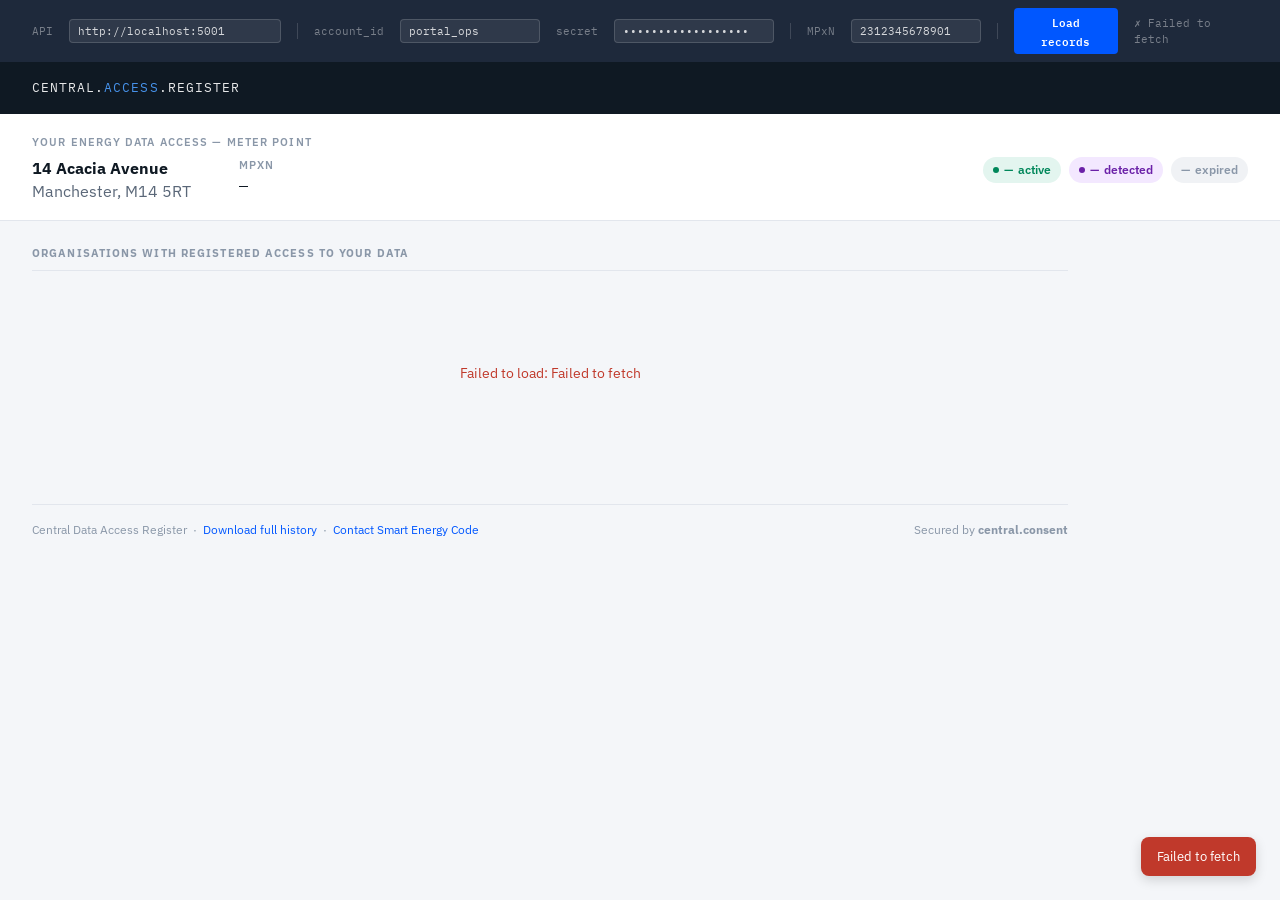
<file: ui/portal/index.html>
<!DOCTYPE html>
<html lang="en">
<head>
<meta charset="UTF-8">
<meta name="viewport" content="width=device-width, initial-scale=1.0">
<title>My Energy Data — Central Access Register</title>
<link rel="preconnect" href="https://fonts.googleapis.com">
<link href="https://fonts.googleapis.com/css2?family=IBM+Plex+Mono:wght@400;600&family=IBM+Plex+Sans:wght@400;500;600;700&display=swap" rel="stylesheet">
<style>
*, *::before, *::after { box-sizing: border-box; margin: 0; padding: 0; }

:root {
  --bg:               #f4f6f9;
  --surface:          #ffffff;
  --border:           #e2e6ed;
  --text:             #0f1923;
  --text-secondary:   #5a6778;
  --text-muted:       #8a97a8;
  --accent:           #0057ff;
  --accent-light:     #e8eeff;
  --green:            #00875a;
  --green-light:      #e3f5ef;
  --red:              #c0392b;
  --red-light:        #fdecea;
  --grey-light:       #f0f2f5;
  --discovered:       #6b21a8;
  --discovered-light: #f3e8ff;
  --discovered-border:#d8b4fe;
  --mono: 'IBM Plex Mono', monospace;
  --sans: 'IBM Plex Sans', sans-serif;
}

body {
  font-family: var(--sans);
  background: var(--bg);
  color: var(--text);
  font-size: 14px;
  line-height: 1.5;
  min-height: 100vh;
}

/* ── Header ── */
.site-header {
  background: var(--text);
  padding: 0 32px;
  height: 52px;
  display: flex;
  align-items: center;
  justify-content: space-between;
}
.logo {
  font-family: var(--mono);
  font-size: 13px;
  color: #fff;
  letter-spacing: .08em;
  text-transform: uppercase;
  opacity: .9;
}
.logo span { color: #4d9fff; }
.header-meta { font-size: 12px; color: rgba(255,255,255,.45); font-family: var(--mono); }

/* ── Property banner ── */
.property-banner {
  background: var(--surface);
  border-bottom: 1px solid var(--border);
  padding: 20px 32px 18px;
}
.banner-label {
  font-size: 11px;
  font-weight: 600;
  letter-spacing: .1em;
  text-transform: uppercase;
  color: var(--text-muted);
  margin-bottom: 6px;
}
.property-row {
  display: flex;
  align-items: flex-start;
  gap: 48px;
  flex-wrap: wrap;
}
.property-address {
  font-size: 16px;
  font-weight: 700;
  color: var(--text);
  line-height: 1.4;
}
.property-address .line2 {
  font-weight: 400;
  color: var(--text-secondary);
  margin-top: 1px;
}
.mpan-col { display: flex; flex-direction: column; gap: 2px; }
.mpan-label { font-size: 11px; font-weight: 600; letter-spacing: .1em; text-transform: uppercase; color: var(--text-muted); }
.mpan-value { font-family: var(--mono); font-size: 15px; font-weight: 600; color: var(--text); letter-spacing: .05em; }
.summary-pills { display: flex; gap: 8px; align-items: center; margin-left: auto; flex-wrap: wrap; }
.pill {
  display: inline-flex; align-items: center; gap: 5px;
  padding: 4px 10px; border-radius: 20px;
  font-size: 12px; font-weight: 600;
}
.pill-active    { background: var(--green-light);      color: var(--green); }
.pill-discovered{ background: var(--discovered-light); color: var(--discovered); }
.pill-expired   { background: var(--grey-light);       color: var(--text-muted); }
.pill .dot { width: 6px; height: 6px; border-radius: 50%; background: currentColor; }

/* ── Main ── */
.main { padding: 24px 32px 60px; max-width: 1100px; }

.section-heading {
  font-size: 11px;
  font-weight: 700;
  letter-spacing: .1em;
  text-transform: uppercase;
  color: var(--text-muted);
  margin-bottom: 12px;
  padding-bottom: 8px;
  border-bottom: 1px solid var(--border);
}

/* ── Discovered banner ── */
.discovered-banner {
  display: flex; align-items: flex-start; gap: 12px;
  background: var(--discovered-light);
  border: 1px solid var(--discovered-border);
  border-left: 4px solid var(--discovered);
  border-radius: 8px;
  padding: 14px 16px;
  margin-bottom: 20px;
  font-size: 13px;
  color: #3b0764;
  line-height: 1.6;
}
.discovered-banner strong { color: var(--discovered); }
.org-highlight {
  display: inline-block;
  background: white;
  border: 1px solid var(--discovered-border);
  border-radius: 4px;
  padding: 2px 8px;
  font-family: var(--mono);
  font-size: 12px;
  font-weight: 600;
  color: var(--discovered);
  margin: 0 2px;
}
.sec-link { color: var(--discovered); font-weight: 600; text-decoration: underline; cursor: pointer; }

/* ── Table ── */
.records-table {
  width: 100%;
  border-collapse: separate;
  border-spacing: 0;
  background: var(--surface);
  border: 1px solid var(--border);
  border-radius: 10px;
  overflow: hidden;
  margin-bottom: 28px;
}
.records-table thead tr { background: #f8f9fb; }
.records-table th {
  padding: 11px 16px;
  text-align: left;
  font-size: 11px;
  font-weight: 700;
  letter-spacing: .07em;
  text-transform: uppercase;
  color: var(--text-muted);
  border-bottom: 1px solid var(--border);
}
.records-table td {
  padding: 14px 16px;
  border-bottom: 1px solid var(--border);
  vertical-align: top;
}
.records-table tr:last-child td { border-bottom: none; }

.org-name { font-weight: 600; font-size: 14px; color: var(--text); }
.org-sub  { font-size: 12px; color: var(--text-muted); margin-top: 2px; }
.sec-party { font-family: var(--mono); font-size: 11px; color: var(--discovered); margin-top: 3px; font-weight: 600; }

.badge {
  display: inline-flex; align-items: center; gap: 5px;
  padding: 3px 10px; border-radius: 20px;
  font-size: 11px; font-weight: 700; letter-spacing: .04em;
  white-space: nowrap;
}
.badge-active     { background: var(--green-light);      color: var(--green); }
.badge-discovered { background: var(--discovered-light); color: var(--discovered); }
.badge-expired    { background: var(--grey-light);       color: var(--text-muted); }
.badge-revoked    { background: var(--red-light);        color: var(--red); }

.legal-basis    { font-size: 13px; color: var(--text); }
.legal-unknown  { font-size: 13px; color: var(--text-muted); font-style: italic; }

.data-types { display: flex; flex-direction: column; gap: 4px; }
.dtype {
  display: inline-block;
  background: #f0f2f5;
  border: 1px solid var(--border);
  border-radius: 4px;
  padding: 2px 7px;
  font-family: var(--mono);
  font-size: 11px;
  font-weight: 600;
  color: var(--text-secondary);
  width: fit-content;
}
.dtype-discovered {
  background: var(--discovered-light);
  border: 1px solid var(--discovered-border);
  color: var(--discovered);
}

.terms-link { color: var(--accent); font-size: 12px; font-weight: 500; text-decoration: none; }
.terms-link:hover { text-decoration: underline; }
.terms-na { font-size: 12px; color: var(--text-muted); }

.date-label { font-size: 11px; color: var(--text-muted); font-weight: 500; }
.date-cell  { font-size: 13px; font-weight: 600; color: var(--text); margin-bottom: 2px; }

.btn-withdraw {
  background: var(--red-light); color: var(--red);
  border: 1px solid #f5c2be; border-radius: 6px;
  padding: 6px 12px; font-size: 12px; font-weight: 600;
  cursor: pointer; transition: background .15s;
}
.btn-withdraw:hover { background: #fbd5d2; }
.btn-contact {
  color: var(--accent); font-size: 12px; font-weight: 600; text-decoration: none;
}
.btn-contact:hover { text-decoration: underline; }
.btn-sec {
  display: inline-block;
  background: var(--discovered-light);
  border: 1px solid var(--discovered-border);
  color: var(--discovered);
  border-radius: 6px;
  padding: 6px 12px;
  font-size: 12px; font-weight: 600;
  text-decoration: none;
  cursor: pointer;
}
.btn-sec:hover { background: #ede0ff; }
.no-action { font-size: 12px; color: var(--text-muted); }

.discovered-row td { background: #fdf8ff; }
.expired-row    td { opacity: .7; }

/* ── Revoke modal ── */
.modal-backdrop {
  position: fixed; inset: 0;
  background: rgba(0,0,0,.4);
  display: flex; align-items: center; justify-content: center;
  z-index: 50; animation: fadeIn .15s ease;
}
.modal {
  background: var(--surface);
  border-radius: 12px;
  box-shadow: 0 8px 32px rgba(0,0,0,.15);
  width: 440px; max-width: 95vw;
  animation: slideUp .15s ease;
}
.modal-header {
  padding: 20px 24px 16px;
  border-bottom: 1px solid var(--border);
  display: flex; align-items: center; justify-content: space-between;
}
.modal-title { font-size: 16px; font-weight: 700; }
.modal-close { background: none; border: none; font-size: 20px; cursor: pointer; color: var(--text-muted); line-height: 1; }
.modal-body  { padding: 20px 24px; }
.modal-footer{ padding: 16px 24px; border-top: 1px solid var(--border); display: flex; justify-content: flex-end; gap: 10px; }
.withdraw-warning {
  padding: 12px 14px;
  background: var(--red-light);
  border: 1px solid #f5c2be;
  border-radius: 8px;
  font-size: 13px;
  color: #7b1a14;
  margin-bottom: 16px;
  line-height: 1.6;
}
.withdraw-org { font-weight: 700; }
.modal-body label { font-size: 12px; font-weight: 600; color: var(--text-muted); display: block; margin-bottom: 6px; }
.modal-body select {
  width: 100%; padding: 9px 12px;
  border: 1px solid var(--border); border-radius: 8px;
  font-size: 13px; font-family: var(--sans);
  background: var(--bg); color: var(--text);
  cursor: pointer; outline: none;
}
.modal-body select:focus { border-color: var(--accent); }
.btn-cancel {
  background: var(--grey-light); color: var(--text);
  border: 1px solid var(--border); border-radius: 8px;
  padding: 8px 16px; font-size: 13px; font-weight: 600; cursor: pointer;
}
.btn-confirm-withdraw {
  background: var(--red); color: white;
  border: none; border-radius: 8px;
  padding: 8px 16px; font-size: 13px; font-weight: 600; cursor: pointer;
}
.btn-confirm-withdraw:disabled { opacity: .5; cursor: not-allowed; }

/* ── Loading ── */
.loading-state {
  display: flex; align-items: center; justify-content: center;
  padding: 80px; color: var(--text-muted); gap: 12px; font-size: 14px;
}
.spinner {
  width: 20px; height: 20px;
  border: 2px solid var(--border);
  border-top-color: var(--accent);
  border-radius: 50%;
  animation: spin .6s linear infinite;
}

/* ── Toast ── */
.toast-wrap { position: fixed; bottom: 24px; right: 24px; display: flex; flex-direction: column; gap: 8px; z-index: 200; }
.toast {
  background: var(--text); color: white;
  padding: 10px 16px; border-radius: 8px;
  font-size: 13px; box-shadow: 0 4px 12px rgba(0,0,0,.15);
  animation: slideUp .2s ease;
}
.toast.success { background: var(--green); }
.toast.error   { background: var(--red); }

/* ── Footer ── */
.portal-footer {
  margin-top: 40px;
  padding-top: 16px;
  border-top: 1px solid var(--border);
  display: flex;
  justify-content: space-between;
  font-size: 12px;
  color: var(--text-muted);
  flex-wrap: wrap;
  gap: 8px;
}
.portal-footer a { color: var(--accent); text-decoration: none; }
.portal-footer a:hover { text-decoration: underline; }

/* ── Config panel ── */
.config-bar {
  background: #1e293b;
  padding: 8px 32px;
  display: flex;
  align-items: center;
  gap: 16px;
  font-family: var(--mono);
  font-size: 11px;
  color: rgba(255,255,255,.5);
}
.config-bar label { color: rgba(255,255,255,.4); }
.config-bar input, .config-bar select {
  background: rgba(255,255,255,.08);
  border: 1px solid rgba(255,255,255,.15);
  color: rgba(255,255,255,.8);
  padding: 4px 8px;
  border-radius: 4px;
  font-family: var(--mono);
  font-size: 11px;
  outline: none;
}
.config-bar input { width: 220px; }
.config-bar button {
  background: var(--accent);
  border: none;
  color: white;
  padding: 4px 12px;
  border-radius: 4px;
  font-size: 11px;
  font-family: var(--mono);
  cursor: pointer;
  font-weight: 600;
}
.config-bar button:hover { background: #0047dd; }
.config-divider { width: 1px; height: 16px; background: rgba(255,255,255,.15); }

@keyframes fadeIn  { from { opacity: 0 } to { opacity: 1 } }
@keyframes slideUp { from { opacity: 0; transform: translateY(6px) } to { opacity: 1; transform: none } }
@keyframes spin    { to { transform: rotate(360deg) } }
</style>
</head>
<body>

<!-- Dev config bar -->
<div class="config-bar" id="config-bar">
  <label>API</label>
  <input type="text" id="cfg-api" value="http://localhost:5001">
  <div class="config-divider"></div>
  <label>account_id</label>
  <input type="text" id="cfg-account" value="portal_ops" style="width:140px">
  <label>secret</label>
  <input type="password" id="cfg-secret" value="portal-secret-demo" style="width:160px">
  <div class="config-divider"></div>
  <label>MPxN</label>
  <input type="text" id="cfg-mpxn" value="2312345678901" style="width:130px">
  <div class="config-divider"></div>
  <button id="cfg-load-btn">Load records</button>
  <span id="cfg-status" style="color:rgba(255,255,255,.4)"></span>
</div>

<header class="site-header">
  <div class="logo">Central.<span>access</span>.register</div>
  <div class="header-meta" id="header-tid"></div>
</header>

<div class="property-banner">
  <div class="banner-label">Your energy data access — meter point</div>
  <div class="property-row">
    <div>
      <div class="property-address" id="prop-address">14 Acacia Avenue<div class="line2">Manchester, M14 5RT</div></div>
    </div>
    <div class="mpan-col">
      <div class="mpan-label">MPxN</div>
      <div class="mpan-value" id="prop-mpxn">—</div>
    </div>
    <div class="summary-pills" id="summary-pills">
      <span class="pill pill-active"><span class="dot"></span><span id="pill-active">—</span> active</span>
      <span class="pill pill-discovered"><span class="dot"></span><span id="pill-discovered">—</span> detected</span>
      <span class="pill pill-expired"><span id="pill-expired">—</span> expired</span>
    </div>
  </div>
</div>

<div class="main">
  <div id="discovered-banner-wrap"></div>

  <div class="section-heading">Organisations with registered access to your data</div>

  <div id="table-wrap">
    <div class="loading-state"><div class="spinner"></div> Loading records…</div>
  </div>

  <div class="portal-footer">
    <div>Central Data Access Register &nbsp;·&nbsp; <a href="#">Download full history</a> &nbsp;·&nbsp; <a href="#">Contact Smart Energy Code</a></div>
    <div>Secured by <strong>central.consent</strong></div>
  </div>
</div>

<!-- Revoke modal -->
<div id="modal-revoke" style="display:none">
  <div class="modal-backdrop" id="modal-backdrop">
    <div class="modal">
      <div class="modal-header">
        <div class="modal-title">Withdraw data access</div>
        <button class="modal-close" id="modal-close-btn">×</button>
      </div>
      <div class="modal-body">
        <div class="withdraw-warning">
          You are about to withdraw access for <span class="withdraw-org" id="modal-org-name">—</span>.
          They will no longer be able to request your meter data. This cannot be undone.
        </div>
        <label>Reason for withdrawing access</label>
        <select id="modal-reason">
          <option value="">Select a reason…</option>
          <option value="customer-request">I no longer want to share my data</option>
          <option value="contract-ended">I've switched supplier or ended the service</option>
          <option value="data-no-longer-required">The data is no longer needed</option>
          <option value="other">Other reason</option>
        </select>
      </div>
      <div class="modal-footer">
        <button class="btn-cancel" id="modal-cancel-btn">Cancel</button>
        <button class="btn-confirm-withdraw" id="modal-confirm-btn">Withdraw access</button>
      </div>
    </div>
  </div>
</div>

<div class="toast-wrap" id="toast-wrap"></div>

<script>
const API_BASE = () => document.getElementById('cfg-api').value.trim().replace(/\/$/, '');
const MPXN     = () => document.getElementById('cfg-mpxn').value.trim();

let currentToken  = null;
let currentAK     = null;
let currentOrgName = null;

// ── Auth ──────────────────────────────────────────────────────────────────────
async function getToken() {
  const id = document.getElementById('cfg-account').value.trim();
  const sk = document.getElementById('cfg-secret').value.trim();
  const r  = await fetch(`${API_BASE()}/v1/auth/token`, {
    headers: { 'Authorization': 'Basic ' + btoa(`${id}:${sk}`) }
  });
  if (!r.ok) throw new Error(`Auth failed: ${r.status}`);
  const d = await r.json();
  return d['bearer-token'];
}

// ── Load ──────────────────────────────────────────────────────────────────────
document.getElementById('cfg-load-btn').addEventListener('click', loadPortal);

async function loadPortal() {
  const status = document.getElementById('cfg-status');
  status.textContent = 'loading…';
  document.getElementById('table-wrap').innerHTML =
    '<div class="loading-state"><div class="spinner"></div> Loading records…</div>';
  document.getElementById('discovered-banner-wrap').innerHTML = '';

  try {
    currentToken = await getToken();
    const mpxn   = MPXN();

    // Portal accounts require a confirmed reidentification-token.
    // Initiate re-identification, then poll until confirmed before querying.
    const reidTokenRef = await initiateReidentification(mpxn);
    if (!reidTokenRef) return; // error already shown

    const url = new URL(`${API_BASE()}/v1/meter-points/${mpxn}/access-records`);
    url.searchParams.set('reidentification-token', reidTokenRef);

    const r = await fetch(url.toString(),
      { headers: { 'Authorization': `Bearer ${currentToken}` } }
    );
    if (!r.ok) throw new Error(`${r.status} ${await r.text()}`);
    const data = await r.json();

    document.getElementById('prop-mpxn').textContent = mpxn;
    document.getElementById('header-tid').textContent =
      'txn: ' + (data.response?.['transaction-id'] || '—');

    renderPortal(data['access-records'] || [], mpxn);
    status.textContent = `✓ ${data['access-records'].length} records`;
  } catch(e) {
    status.textContent = `✗ ${e.message}`;
    document.getElementById('table-wrap').innerHTML =
      `<div class="loading-state" style="color:#c0392b">Failed to load: ${e.message}</div>`;
    toast(e.message, 'error');
  }
}

// Initiate re-identification and poll until confirmed.
// In the demo this auto-confirms since passkey/magic-link are stubbed.
async function initiateReidentification(mpxn) {
  const status = document.getElementById('cfg-status');

  // Check what methods are available
  const existsR = await fetch(
    `${API_BASE()}/v1/identity-records/exists?mpxn=${encodeURIComponent(mpxn)}`,
    { headers: { 'Authorization': `Bearer ${currentToken}` } }
  );
  if (!existsR.ok) {
    toast('Could not check identity record existence', 'error');
    return null;
  }
  const existsData = await existsR.json();

  if (!existsData.exists) {
    // No identity record — portal can still show records, use a bypass for demo
    // In production a portal would handle this differently (e.g. ask customer to register first)
    toast('No identity record found for this MPxN — showing all records', 'info');
    return '__bypass__';
  }

  // Pick best available method
  const methods = existsData['available-methods'] || [];
  const method  = methods.includes('magic-link') ? 'magic-link'
                : methods.includes('passkey-assert') ? 'passkey-assert'
                : 'passkey-register';

  status.textContent = 'Requesting customer re-identification…';
  const reidR = await fetch(`${API_BASE()}/v1/identity-records/reidentify`, {
    method: 'POST',
    headers: { 'Authorization': `Bearer ${currentToken}`, 'Content-Type': 'application/json' },
    body: JSON.stringify({ mpxn, method }),
  });
  if (!reidR.ok) {
    const e = await reidR.json();
    toast(e.errors?.[0]?.message || 'Re-identification failed', 'error');
    return null;
  }
  const reidData = await reidR.json();
  const tokenRef = reidData['magic-link']?.['token-ref'] || reidData['passkey']?.['token-ref'];

  if (!tokenRef) {
    toast('No token-ref returned from re-identification', 'error');
    return null;
  }

  // Poll until confirmed (stubbed in demo — will auto-confirm)
  status.textContent = 'Waiting for customer confirmation…';
  for (let i = 0; i < 20; i++) {
    await new Promise(r => setTimeout(r, 500));
    const pollR = await fetch(
      `${API_BASE()}/v1/identity-records/reidentify/${tokenRef}`,
      { headers: { 'Authorization': `Bearer ${currentToken}` } }
    );
    if (!pollR.ok) break;
    const pollData = await pollR.json();
    if (pollData.status === 'confirmed') return tokenRef;
    if (pollData.status === 'expired') {
      toast('Re-identification expired — please try again', 'error'); return null;
    }
  }
  toast('Re-identification timed out', 'error');
  return null;
}

// ── Render ────────────────────────────────────────────────────────────────────
function renderPortal(records, mpxn) {
  // Normalise client-side expiry before counting pills
  const normalised = records.map(r => ({
    ...r,
    state: (r.state === 'ACTIVE' && r.expiry && new Date(r.expiry) < new Date()) ? 'EXPIRED' : r.state
  }));
  const active     = normalised.filter(r => r.state === 'ACTIVE').length;
  const discovered = normalised.filter(r => r.state === 'DISCOVERED').length;
  const expired    = normalised.filter(r => r.state === 'EXPIRED' || r.state === 'REVOKED').length;

  document.getElementById('pill-active').textContent     = active;
  document.getElementById('pill-discovered').textContent = discovered;
  document.getElementById('pill-expired').textContent    = expired;

  // Discovered banner
  const discRecs = normalised.filter(r => r.state === 'DISCOVERED');
  if (discRecs.length) {
    const orgs = discRecs.map(r =>
      `<span class="org-highlight">${r['discovered-access']?.['organisation-name'] || '—'}</span>`
    ).join(' and ');
    document.getElementById('discovered-banner-wrap').innerHTML = `
      <div class="discovered-banner">
        <svg width="18" height="18" fill="none" stroke="currentColor" stroke-width="2" viewBox="0 0 24 24" style="flex-shrink:0;margin-top:2px"><circle cx="12" cy="12" r="10"/><line x1="12" y1="8" x2="12" y2="12"/><line x1="12" y1="16" x2="12.01" y2="16"/></svg>
        <div><strong>Unregistered access detected.</strong> The Smart DCC has identified that
        ${orgs} has accessed meter data at this property but has not registered with the Central Access Register.
        If you have concerns, you can <a class="sec-link" href="#">contact the Smart Energy Code Administrator ↗</a>.</div>
      </div>`;
  }

  // Sort: ACTIVE consent first, then ACTIVE other, then DISCOVERED, then EXPIRED/REVOKED
  const sorted = [
    ...normalised.filter(r => r.state === 'ACTIVE' && r['legal-basis']?.includes('consent')),
    ...normalised.filter(r => r.state === 'ACTIVE' && !r['legal-basis']?.includes('consent')),
    ...normalised.filter(r => r.state === 'DISCOVERED'),
    ...normalised.filter(r => r.state === 'EXPIRED'),
    ...normalised.filter(r => r.state === 'REVOKED'),
  ];

  const rows = sorted.map(rec => buildRow(rec)).join('');

  document.getElementById('table-wrap').innerHTML = `
    <table class="records-table">
      <thead><tr>
        <th style="width:20%">Organisation</th>
        <th style="width:10%">Status</th>
        <th style="width:14%">Legal basis</th>
        <th style="width:18%">Data accessed</th>
        <th style="width:8%">Terms</th>
        <th style="width:14%">Registered / Seen</th>
        <th style="width:16%">Action</th>
      </tr></thead>
      <tbody>${rows}</tbody>
    </table>`;

  // Wire up withdraw buttons
  document.querySelectorAll('[data-ak]').forEach(btn => {
    btn.addEventListener('click', () => openRevokeModal(btn.dataset.ak, btn.dataset.org));
  });
}

function buildRow(rec) {
  // If the API returns ACTIVE but expiry has passed, treat as EXPIRED client-side
  const isExpiredByDate = rec.expiry && new Date(rec.expiry) < new Date();
  const state    = (rec.state === 'ACTIVE' && isExpiredByDate) ? 'EXPIRED' : rec.state;
  const isDisc   = state === 'DISCOVERED';
  const isExpired= state === 'EXPIRED' || state === 'REVOKED';
  const disc     = rec['discovered-access'] || {};

  const orgName  = isDisc
    ? (disc['organisation-name'] || '—')
    : (rec['lead-controller-name'] || rec['record-metadata']?.['controller-arrangement']?.controllers?.[0]?.name || '—');

  const orgSub   = isDisc
    ? 'Detected — not yet registered'
    : arrangementLabel(rec);

  const badge    = buildBadge(state);
  const legalTxt = isDisc
    ? `<div class="legal-unknown">Not registered — unknown</div>`
    : `<div class="legal-basis">${humanLegalBasis(rec['legal-basis'])}</div>`;

  const dtypes   = isDisc
    ? (disc['data-types-observed'] || []).map(t => `<span class="dtype dtype-discovered">${t}</span>`).join('')
    : (rec['data-types'] || []).map(t => `<span class="dtype">${t}</span>`).join('');

  const lead    = rec['record-metadata']?.['controller-arrangement']?.controllers?.find(
    c => c.role === 'sole' || c.role === 'lead'
  );
  const termsUrl = lead?.['privacy-rights-url'] || lead?.['contact-url'];
  const termsCell= isDisc
    ? `<span class="terms-na">Not available</span>`
    : (termsUrl
        ? `<a class="terms-link" href="${termsUrl}" target="_blank">Privacy policy ↗</a>`
        : `<span class="terms-na">—</span>`);

  let dateCell;
  if (isDisc) {
    dateCell = `
      <div class="date-label">First detected</div>
      <div class="date-cell">${fmtDate(disc['first-seen'])}</div>
      <div class="date-label" style="margin-top:5px">Last detected</div>
      <div class="date-cell">${fmtDate(disc['last-seen'])}</div>`;
  } else {
    // AccessRecordSummary includes record-metadata.created-at and expiry at top level
    const since  = fmtDate(rec['record-metadata']?.['created-at']);
    const expiry = rec.expiry;
    const expiryLabel = isExpired ? (state === 'REVOKED' ? 'Revoked' : 'Expired') : (expiry ? 'Expires' : 'No expiry');
    dateCell = `
      <div class="date-label">Registered</div>
      <div class="date-cell">${since || '—'}</div>
      <div class="date-label" style="margin-top:5px">${expiryLabel}</div>
      <div class="date-cell">${expiry ? fmtDate(expiry) : '—'}</div>`;
  }

  let actionCell;
  if (isDisc) {
    actionCell = `<a class="btn-sec" href="#">Contact SEC ↗</a>`;
  } else if (state === 'ACTIVE' && rec['legal-basis']?.includes('consent')) {
    actionCell = `<button class="btn-withdraw" data-ak="${rec.ak}" data-org="${orgName}">✕ Withdraw</button>`;
  } else if (state === 'ACTIVE') {
    actionCell = `<a class="btn-contact" href="#">Contact ↗</a>`;
  } else {
    actionCell = `<span class="no-action">${state === 'REVOKED' ? 'Withdrawn' : 'Expired'}</span>`;
  }

  const rowClass = isDisc ? 'discovered-row' : isExpired ? 'expired-row' : '';

  return `
    <tr class="${rowClass}">
      <td>
        <div class="org-name" style="${isDisc ? 'color:var(--discovered)' : ''}">${orgName}</div>
        <div class="org-sub">${orgSub}</div>
        ${isDisc && disc['organisation-reference'] ? `<div class="sec-party">${disc['organisation-reference']}</div>` : ''}
      </td>
      <td>${badge}</td>
      <td>${legalTxt}</td>
      <td><div class="data-types">${dtypes || '<span class="dtype">—</span>'}</div></td>
      <td>${termsCell}</td>
      <td>${dateCell}</td>
      <td class="action-cell">${actionCell}</td>
    </tr>`;
}

function buildBadge(state) {
  const map = {
    ACTIVE:     `<span class="badge badge-active">● ACTIVE</span>`,
    DISCOVERED: `<span class="badge badge-discovered">◈ DETECTED</span>`,
    EXPIRED:    `<span class="badge badge-expired">EXPIRED</span>`,
    REVOKED:    `<span class="badge badge-revoked">WITHDRAWN</span>`,
  };
  return map[state] || `<span class="badge">${state}</span>`;
}

function arrangementLabel(rec) {
  const arr  = rec['arrangement-type'];
  const count = rec['controller-count'] || 0;
  if (arr === 'joint')  return `Joint Controllers (${count})`;
  if (arr === 'group')  return `${count > 1 ? count + ' brands' : 'Group'}`;
  return 'Data User &amp; Controller';
}

function humanLegalBasis(basis) {
  const map = {
    'uk-consent':              'You gave permission',
    'uk-explicit-consent':     'You gave permission (explicit)',
    'uk-public-task':          'Public or regulatory duty',
    'uk-legitimate-interests': 'Legitimate business interest',
    'uk-legal-obligation':     'Legal obligation',
    'uk-contract':             'Part of a contract',
  };
  return map[basis] || basis || '—';
}

// ── Revoke modal ──────────────────────────────────────────────────────────────
function openRevokeModal(ak, orgName) {
  currentAK      = ak;
  currentOrgName = orgName;
  document.getElementById('modal-org-name').textContent = orgName;
  document.getElementById('modal-reason').value = '';
  document.getElementById('modal-revoke').style.display = 'block';
}

document.getElementById('modal-close-btn').addEventListener('click',  () => { document.getElementById('modal-revoke').style.display = 'none'; });
document.getElementById('modal-cancel-btn').addEventListener('click', () => { document.getElementById('modal-revoke').style.display = 'none'; });
document.getElementById('modal-backdrop').addEventListener('click', e => {
  if (e.target === e.currentTarget) document.getElementById('modal-revoke').style.display = 'none';
});

document.getElementById('modal-confirm-btn').addEventListener('click', async () => {
  const reason = document.getElementById('modal-reason').value;
  if (!reason) { toast('Please select a reason', 'error'); return; }

  const btn = document.getElementById('modal-confirm-btn');
  btn.disabled = true; btn.textContent = 'Withdrawing…';

  try {
    const r = await fetch(`${API_BASE()}/v1/access-records/${currentAK}?reason=${encodeURIComponent(reason)}`, {
      method:  'DELETE',
      headers: { 'Authorization': `Bearer ${currentToken}` },
    });
    if (!r.ok) throw new Error(`${r.status}`);
    document.getElementById('modal-revoke').style.display = 'none';
    toast(`Access withdrawn for ${currentOrgName}`, 'success');
    await loadPortal();
  } catch(e) {
    toast(`Failed to withdraw: ${e.message}`, 'error');
  } finally {
    btn.disabled = false; btn.textContent = 'Withdraw access';
  }
});

// ── Utilities ─────────────────────────────────────────────────────────────────
function fmtDate(s) {
  if (!s) return '—';
  try {
    return new Date(s).toLocaleDateString('en-GB', { day: '2-digit', month: 'short', year: 'numeric' });
  } catch { return s; }
}

function toast(msg, type = '') {
  const el = document.createElement('div');
  el.className = `toast ${type}`;
  el.textContent = msg;
  document.getElementById('toast-wrap').appendChild(el);
  setTimeout(() => el.remove(), 3500);
}

// Auto-load on page open
window.addEventListener('DOMContentLoaded', loadPortal);
</script>
</body>
</html>
</file>
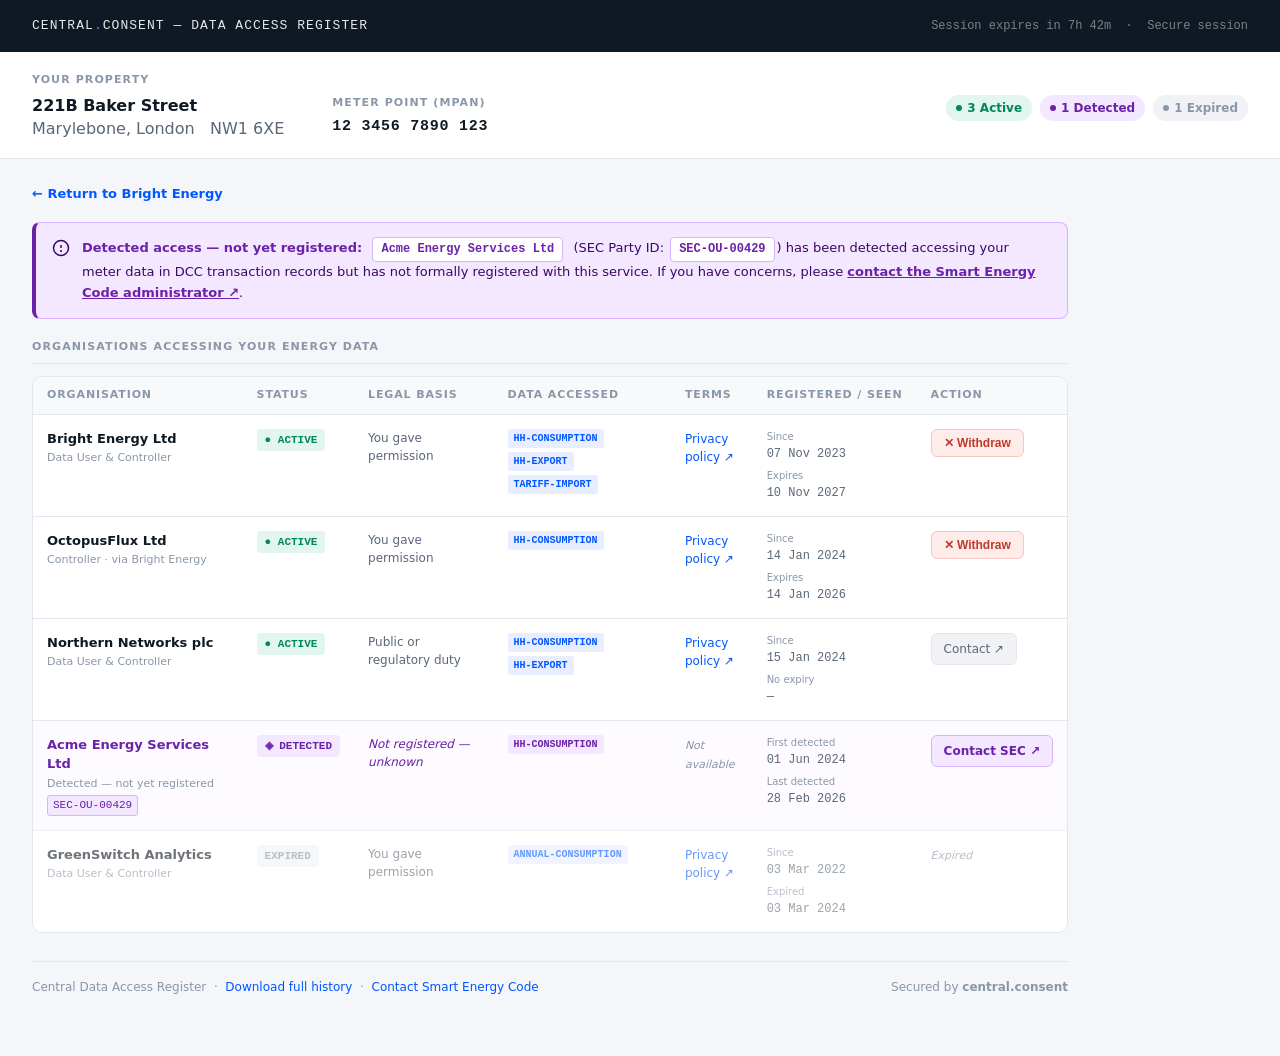
<file: docs/portal-mockup.html>
<!doctype html>
<html lang="en">
    <head>
        <meta charset="UTF-8" />
        <meta name="viewport" content="width=device-width, initial-scale=1.0" />
        <title>My Energy Data — Central Access Register</title>
        <style>
            *,
            *::before,
            *::after {
                box-sizing: border-box;
                margin: 0;
                padding: 0;
            }

            :root {
                --bg: #f4f6f9;
                --surface: #ffffff;
                --border: #e2e6ed;
                --text-primary: #0f1923;
                --text-secondary: #5a6778;
                --text-muted: #8a97a8;
                --accent: #0057ff;
                --accent-light: #e8eeff;
                --green: #00875a;
                --green-light: #e3f5ef;
                --red: #c0392b;
                --red-light: #fdecea;
                --grey-light: #f0f2f5;
                --discovered: #6b21a8;
                --discovered-light: #f3e8ff;
                --discovered-border: #d8b4fe;
            }

            body {
                font-family: "Segoe UI", system-ui, sans-serif;
                background: var(--bg);
                color: var(--text-primary);
                font-size: 14px;
                line-height: 1.5;
                min-height: 100vh;
            }

            .site-header {
                background: var(--text-primary);
                padding: 0 32px;
                height: 52px;
                display: flex;
                align-items: center;
                justify-content: space-between;
            }
            .site-header .logo {
                font-family: "Courier New", monospace;
                font-size: 13px;
                color: #fff;
                letter-spacing: 0.08em;
                text-transform: uppercase;
                opacity: 0.9;
            }
            .site-header .logo span {
                color: #4d9fff;
            }
            .header-meta {
                font-size: 12px;
                color: rgba(255, 255, 255, 0.45);
                font-family: "Courier New", monospace;
            }

            .property-banner {
                background: var(--surface);
                border-bottom: 1px solid var(--border);
                padding: 20px 32px 18px;
            }
            .property-banner .label {
                font-size: 11px;
                font-weight: 600;
                letter-spacing: 0.1em;
                text-transform: uppercase;
                color: var(--text-muted);
                margin-bottom: 6px;
            }
            .property-row {
                display: flex;
                align-items: flex-start;
                gap: 48px;
                flex-wrap: wrap;
            }
            .property-address {
                font-size: 16px;
                font-weight: 700;
                color: var(--text-primary);
                line-height: 1.4;
            }
            .property-address .line2 {
                font-weight: 400;
                color: var(--text-secondary);
                margin-top: 1px;
            }
            .property-mpan {
                display: flex;
                flex-direction: column;
                gap: 2px;
            }
            .mpan-value {
                font-family: "Courier New", monospace;
                font-size: 15px;
                font-weight: 600;
                color: var(--text-primary);
                letter-spacing: 0.05em;
            }
            .summary-pills {
                display: flex;
                gap: 8px;
                align-items: center;
                margin-left: auto;
            }
            .pill {
                display: inline-flex;
                align-items: center;
                gap: 5px;
                padding: 4px 10px;
                border-radius: 20px;
                font-size: 12px;
                font-weight: 600;
            }
            .pill-active {
                background: var(--green-light);
                color: var(--green);
            }
            .pill-discovered {
                background: var(--discovered-light);
                color: var(--discovered);
            }
            .pill-expired {
                background: var(--grey-light);
                color: var(--text-muted);
            }
            .pill .dot {
                width: 6px;
                height: 6px;
                border-radius: 50%;
                background: currentColor;
            }

            .main {
                padding: 24px 32px 60px;
                max-width: 1100px;
            }

            .section-heading {
                font-size: 11px;
                font-weight: 700;
                letter-spacing: 0.1em;
                text-transform: uppercase;
                color: var(--text-muted);
                margin-bottom: 12px;
                padding-bottom: 8px;
                border-bottom: 1px solid var(--border);
            }

            .discovered-banner {
                display: flex;
                align-items: flex-start;
                gap: 12px;
                background: var(--discovered-light);
                border: 1px solid var(--discovered-border);
                border-left: 4px solid var(--discovered);
                border-radius: 8px;
                padding: 14px 16px;
                margin-bottom: 20px;
                font-size: 13px;
                color: #3b0764;
                line-height: 1.6;
            }
            .discovered-banner strong {
                color: var(--discovered);
            }
            .discovered-banner .org-highlight {
                display: inline-block;
                background: white;
                border: 1px solid var(--discovered-border);
                border-radius: 4px;
                padding: 2px 8px;
                font-family: "Courier New", monospace;
                font-size: 12px;
                font-weight: 600;
                color: var(--discovered);
                margin: 0 2px;
            }
            .sec-link {
                color: var(--discovered);
                font-weight: 600;
                text-decoration: underline;
            }

            .records-table {
                width: 100%;
                border-collapse: separate;
                border-spacing: 0;
                background: var(--surface);
                border: 1px solid var(--border);
                border-radius: 10px;
                overflow: hidden;
                margin-bottom: 28px;
            }
            .records-table thead tr {
                background: #f8f9fb;
            }
            .records-table th {
                padding: 10px 14px;
                text-align: left;
                font-size: 11px;
                font-weight: 700;
                letter-spacing: 0.08em;
                text-transform: uppercase;
                color: var(--text-muted);
                white-space: nowrap;
                border-bottom: 1px solid var(--border);
            }
            .records-table td {
                padding: 14px 14px;
                vertical-align: top;
                border-top: 1px solid var(--border);
                font-size: 13px;
            }
            .records-table tr:first-child td {
                border-top: none;
            }
            .records-table tbody tr:hover td {
                background: #fafbfc;
            }
            .records-table tr.discovered-row td {
                background: #fdfbff;
            }
            .records-table tr.discovered-row:hover td {
                background: #f9f0ff;
            }
            .records-table tr.expired-row td {
                opacity: 0.6;
            }

            .org-name {
                font-weight: 700;
                color: var(--text-primary);
                margin-bottom: 2px;
            }
            .org-sub {
                font-size: 11px;
                color: var(--text-muted);
                margin-top: 1px;
            }
            .sec-party {
                font-family: "Courier New", monospace;
                font-size: 11px;
                background: var(--discovered-light);
                color: var(--discovered);
                border: 1px solid var(--discovered-border);
                border-radius: 3px;
                padding: 1px 5px;
                display: inline-block;
                margin-top: 3px;
            }

            .badge {
                display: inline-flex;
                align-items: center;
                gap: 4px;
                padding: 3px 8px;
                border-radius: 4px;
                font-size: 11px;
                font-weight: 700;
                font-family: "Courier New", monospace;
                white-space: nowrap;
            }
            .badge-active {
                background: var(--green-light);
                color: var(--green);
            }
            .badge-discovered {
                background: var(--discovered-light);
                color: var(--discovered);
            }
            .badge-expired {
                background: var(--grey-light);
                color: var(--text-muted);
            }

            .data-types {
                display: flex;
                flex-wrap: wrap;
                gap: 4px;
            }
            .dtype {
                background: var(--accent-light);
                color: var(--accent);
                font-family: "Courier New", monospace;
                font-size: 10px;
                font-weight: 600;
                padding: 2px 6px;
                border-radius: 3px;
            }
            .dtype-discovered {
                background: var(--discovered-light);
                color: var(--discovered);
                font-family: "Courier New", monospace;
                font-size: 10px;
                font-weight: 600;
                padding: 2px 6px;
                border-radius: 3px;
            }

            .date-cell {
                font-family: "Courier New", monospace;
                font-size: 12px;
                color: var(--text-secondary);
                white-space: nowrap;
            }
            .date-label {
                font-size: 10px;
                color: var(--text-muted);
                margin-bottom: 1px;
            }

            .action-cell {
                min-width: 120px;
            }
            .btn-withdraw {
                display: inline-flex;
                align-items: center;
                gap: 5px;
                padding: 6px 12px;
                background: var(--red-light);
                color: var(--red);
                border: 1px solid #f5c6c2;
                border-radius: 6px;
                font-size: 12px;
                font-weight: 600;
                cursor: pointer;
                white-space: nowrap;
            }
            .btn-contact {
                display: inline-flex;
                align-items: center;
                gap: 5px;
                padding: 6px 12px;
                background: var(--grey-light);
                color: var(--text-secondary);
                border: 1px solid var(--border);
                border-radius: 6px;
                font-size: 12px;
                font-weight: 500;
                text-decoration: none;
                white-space: nowrap;
            }
            .btn-sec {
                display: inline-flex;
                align-items: center;
                gap: 5px;
                padding: 6px 12px;
                background: var(--discovered-light);
                color: var(--discovered);
                border: 1px solid var(--discovered-border);
                border-radius: 6px;
                font-size: 12px;
                font-weight: 600;
                text-decoration: none;
                white-space: nowrap;
            }
            .no-action {
                font-size: 11px;
                color: var(--text-muted);
                font-style: italic;
            }

            .terms-link {
                color: var(--accent);
                text-decoration: none;
                font-size: 12px;
                display: inline-flex;
                align-items: center;
                gap: 3px;
            }
            .terms-na {
                font-size: 11px;
                color: var(--text-muted);
                font-style: italic;
            }
            .legal-basis {
                font-size: 12px;
                color: var(--text-secondary);
            }
            .legal-unknown {
                font-size: 12px;
                color: var(--discovered);
                font-style: italic;
            }

            .return-link {
                display: inline-flex;
                align-items: center;
                gap: 6px;
                font-size: 13px;
                color: var(--accent);
                text-decoration: none;
                font-weight: 600;
                margin-bottom: 18px;
            }
            .portal-footer {
                margin-top: 28px;
                padding-top: 16px;
                border-top: 1px solid var(--border);
                display: flex;
                align-items: center;
                justify-content: space-between;
                font-size: 12px;
                color: var(--text-muted);
            }
            .portal-footer a {
                color: var(--accent);
                text-decoration: none;
            }
        </style>
    </head>
    <body>
        <header class="site-header">
            <div class="logo">
                Central<span>.</span>Consent — Data Access Register
            </div>
            <div class="header-meta">
                Session expires in 7h 42m &nbsp;·&nbsp; Secure session
            </div>
        </header>

        <div class="property-banner">
            <div class="label">Your property</div>
            <div class="property-row">
                <div>
                    <div class="property-address">
                        221B Baker Street
                        <div class="line2">
                            Marylebone, London &nbsp; NW1 6XE
                        </div>
                    </div>
                </div>
                <div class="property-mpan">
                    <div class="label" style="margin-bottom: 3px">
                        Meter Point (MPAN)
                    </div>
                    <div class="mpan-value">12 3456 7890 123</div>
                </div>
                <div class="summary-pills">
                    <div class="pill pill-active">
                        <span class="dot"></span>3 Active
                    </div>
                    <div class="pill pill-discovered">
                        <span class="dot"></span>1 Detected
                    </div>
                    <div class="pill pill-expired">
                        <span class="dot"></span>1 Expired
                    </div>
                </div>
            </div>
        </div>

        <div class="main">
            <a class="return-link" href="#">← Return to Bright Energy</a>

            <div class="discovered-banner">
                <svg
                    width="18"
                    height="18"
                    fill="none"
                    viewBox="0 0 24 24"
                    stroke="currentColor"
                    stroke-width="2"
                    style="flex-shrink: 0; margin-top: 2px"
                >
                    <circle cx="12" cy="12" r="10" />
                    <line x1="12" y1="8" x2="12" y2="12" />
                    <circle cx="12" cy="16" r="0.5" fill="currentColor" />
                </svg>
                <div>
                    <strong>Detected access — not yet registered:</strong>
                    &nbsp;<span class="org-highlight"
                        >Acme Energy Services Ltd</span
                    >&nbsp; (SEC Party ID:
                    <span class="org-highlight">SEC-OU-00429</span>) has been
                    detected accessing your meter data in DCC transaction
                    records but has not formally registered with this service.
                    If you have concerns, please
                    <a class="sec-link" href="#"
                        >contact the Smart Energy Code administrator ↗</a
                    >.
                </div>
            </div>

            <div class="section-heading">
                Organisations accessing your energy data
            </div>

            <table class="records-table">
                <thead>
                    <tr>
                        <th style="width: 22%">Organisation</th>
                        <th style="width: 10%">Status</th>
                        <th style="width: 14%">Legal basis</th>
                        <th style="width: 18%">Data accessed</th>
                        <th style="width: 8%">Terms</th>
                        <th style="width: 14%">Registered / Seen</th>
                        <th style="width: 14%">Action</th>
                    </tr>
                </thead>
                <tbody>
                    <tr>
                        <td>
                            <div class="org-name">Bright Energy Ltd</div>
                            <div class="org-sub">
                                Data User &amp; Controller
                            </div>
                        </td>
                        <td>
                            <span class="badge badge-active">● ACTIVE</span>
                        </td>
                        <td>
                            <div class="legal-basis">You gave permission</div>
                        </td>
                        <td>
                            <div class="data-types">
                                <span class="dtype">HH-CONSUMPTION</span>
                                <span class="dtype">HH-EXPORT</span>
                                <span class="dtype">TARIFF-IMPORT</span>
                            </div>
                        </td>
                        <td>
                            <a class="terms-link" href="#">Privacy policy ↗</a>
                        </td>
                        <td>
                            <div class="date-label">Since</div>
                            <div class="date-cell">07 Nov 2023</div>
                            <div class="date-label" style="margin-top: 5px">
                                Expires
                            </div>
                            <div class="date-cell">10 Nov 2027</div>
                        </td>
                        <td class="action-cell">
                            <button class="btn-withdraw">✕ Withdraw</button>
                        </td>
                    </tr>

                    <tr>
                        <td>
                            <div class="org-name">OctopusFlux Ltd</div>
                            <div class="org-sub">
                                Controller · via Bright Energy
                            </div>
                        </td>
                        <td>
                            <span class="badge badge-active">● ACTIVE</span>
                        </td>
                        <td>
                            <div class="legal-basis">You gave permission</div>
                        </td>
                        <td>
                            <div class="data-types">
                                <span class="dtype">HH-CONSUMPTION</span>
                            </div>
                        </td>
                        <td>
                            <a class="terms-link" href="#">Privacy policy ↗</a>
                        </td>
                        <td>
                            <div class="date-label">Since</div>
                            <div class="date-cell">14 Jan 2024</div>
                            <div class="date-label" style="margin-top: 5px">
                                Expires
                            </div>
                            <div class="date-cell">14 Jan 2026</div>
                        </td>
                        <td class="action-cell">
                            <button class="btn-withdraw">✕ Withdraw</button>
                        </td>
                    </tr>

                    <tr>
                        <td>
                            <div class="org-name">Northern Networks plc</div>
                            <div class="org-sub">
                                Data User &amp; Controller
                            </div>
                        </td>
                        <td>
                            <span class="badge badge-active">● ACTIVE</span>
                        </td>
                        <td>
                            <div class="legal-basis">
                                Public or regulatory duty
                            </div>
                        </td>
                        <td>
                            <div class="data-types">
                                <span class="dtype">HH-CONSUMPTION</span>
                                <span class="dtype">HH-EXPORT</span>
                            </div>
                        </td>
                        <td>
                            <a class="terms-link" href="#">Privacy policy ↗</a>
                        </td>
                        <td>
                            <div class="date-label">Since</div>
                            <div class="date-cell">15 Jan 2024</div>
                            <div class="date-label" style="margin-top: 5px">
                                No expiry
                            </div>
                            <div class="date-cell">—</div>
                        </td>
                        <td class="action-cell">
                            <a class="btn-contact" href="#">Contact ↗</a>
                        </td>
                    </tr>

                    <tr class="discovered-row">
                        <td>
                            <div
                                class="org-name"
                                style="color: var(--discovered)"
                            >
                                Acme Energy Services Ltd
                            </div>
                            <div class="org-sub">
                                Detected — not yet registered
                            </div>
                            <div class="sec-party">SEC-OU-00429</div>
                        </td>
                        <td>
                            <span class="badge badge-discovered"
                                >◈ DETECTED</span
                            >
                        </td>
                        <td>
                            <div class="legal-unknown">
                                Not registered — unknown
                            </div>
                        </td>
                        <td>
                            <div class="data-types">
                                <span class="dtype-discovered"
                                    >HH-CONSUMPTION</span
                                >
                            </div>
                        </td>
                        <td><span class="terms-na">Not available</span></td>
                        <td>
                            <div class="date-label">First detected</div>
                            <div class="date-cell">01 Jun 2024</div>
                            <div class="date-label" style="margin-top: 5px">
                                Last detected
                            </div>
                            <div class="date-cell">28 Feb 2026</div>
                        </td>
                        <td class="action-cell">
                            <a class="btn-sec" href="#">Contact SEC ↗</a>
                        </td>
                    </tr>

                    <tr class="expired-row">
                        <td>
                            <div class="org-name">GreenSwitch Analytics</div>
                            <div class="org-sub">
                                Data User &amp; Controller
                            </div>
                        </td>
                        <td>
                            <span class="badge badge-expired">EXPIRED</span>
                        </td>
                        <td>
                            <div class="legal-basis">You gave permission</div>
                        </td>
                        <td>
                            <div class="data-types">
                                <span class="dtype">ANNUAL-CONSUMPTION</span>
                            </div>
                        </td>
                        <td>
                            <a class="terms-link" href="#">Privacy policy ↗</a>
                        </td>
                        <td>
                            <div class="date-label">Since</div>
                            <div class="date-cell">03 Mar 2022</div>
                            <div class="date-label" style="margin-top: 5px">
                                Expired
                            </div>
                            <div class="date-cell">03 Mar 2024</div>
                        </td>
                        <td class="action-cell">
                            <span class="no-action">Expired</span>
                        </td>
                    </tr>
                </tbody>
            </table>

            <div class="portal-footer">
                <div>
                    Central Data Access Register &nbsp;·&nbsp;
                    <a href="#">Download full history</a> &nbsp;·&nbsp;
                    <a href="#">Contact Smart Energy Code</a>
                </div>
                <div>Secured by <strong>central.consent</strong></div>
            </div>
        </div>
    </body>
</html>
</file>
<file: ui/lib/dar-styles.css>
/* dar-styles.css — shared design tokens and base components */

*, *::before, *::after { box-sizing: border-box; margin: 0; padding: 0; }

/* ── Tokens (overridden per-app) ── */
:root {
  --bg:         #f9fafb;
  --surface:    #ffffff;
  --border:     #e5e7eb;
  --border2:    #d1d5db;
  --text:       #111827;
  --muted:      #6b7280;
  --subtle:     #9ca3af;
  --accent:     #059669;
  --accent-bg:  #ecfdf5;
  --accent-dim: #d1fae5;
  --blue:       #2563eb;
  --blue-bg:    #eff6ff;
  --amber:      #d97706;
  --amber-bg:   #fffbeb;
  --red:        #dc2626;
  --red-bg:     #fef2f2;
  --mono:       'Geist Mono', monospace;
  --sans:       'Geist', sans-serif;
  --radius:     8px;
  --shadow:     0 1px 3px rgba(0,0,0,.08), 0 1px 2px rgba(0,0,0,.05);
  --shadow-md:  0 4px 12px rgba(0,0,0,.08), 0 2px 6px rgba(0,0,0,.05);
}

html, body { height: 100%; }
body { font-family: var(--sans); font-size: 13px; color: var(--text); background: var(--bg); line-height: 1.5; }

/* ── Login ── */
#login-screen {
  position: fixed; inset: 0; background: var(--bg);
  display: flex; align-items: center; justify-content: center; z-index: 100;
}
.login-card {
  background: var(--surface); border: 1px solid var(--border);
  border-radius: 12px; padding: 40px; width: 360px; box-shadow: var(--shadow-md);
}
.login-logo { display: flex; align-items: center; gap: 10px; margin-bottom: 28px; }
.login-mark {
  width: 32px; height: 32px; border-radius: 8px;
  display: flex; align-items: center; justify-content: center; flex-shrink: 0;
}
.login-title { font-size: 18px; font-weight: 600; }
.login-sub   { font-size: 12px; color: var(--muted); margin-top: 1px; }
.login-card label { display: block; font-size: 12px; font-weight: 500; color: var(--muted); margin-bottom: 5px; }
.login-card input {
  width: 100%; padding: 9px 12px; border: 1px solid var(--border2);
  border-radius: var(--radius); font-size: 13px; font-family: var(--mono);
  background: var(--bg); color: var(--text); outline: none; margin-bottom: 14px;
  transition: border-color .15s;
}
.login-card input:focus { border-color: var(--accent); }
#login-error { color: var(--red); font-size: 12px; margin-bottom: 12px; }

/* ── Buttons ── */
.btn {
  display: inline-flex; align-items: center; gap: 6px;
  padding: 8px 14px; border-radius: var(--radius); font-size: 13px;
  font-weight: 500; font-family: var(--sans); cursor: pointer;
  border: 1px solid transparent; transition: all .15s; text-decoration: none;
}
.btn-primary   { background: var(--accent);   color: #fff;         border-color: var(--accent); }
.btn-primary:hover   { filter: brightness(.92); }
.btn-secondary { background: var(--surface);  color: var(--text);  border-color: var(--border2); }
.btn-secondary:hover { background: var(--bg); }
.btn-danger    { background: var(--red-bg);   color: var(--red);   border-color: #fecaca; }
.btn-danger:hover    { background: #fee2e2; }
.btn-ghost     { background: transparent;     color: var(--muted); border-color: transparent; }
.btn-ghost:hover     { background: var(--bg); color: var(--text); }
.btn-sm   { padding: 5px 10px; font-size: 12px; }
.btn-full { width: 100%; justify-content: center; }
.btn:disabled { opacity: .5; cursor: not-allowed; }

/* ── Shell ── */
.shell { display: flex; height: 100vh; overflow: hidden; }

/* ── Sidebar ── */
.sidebar {
  width: 224px; min-width: 224px; background: var(--surface);
  border-right: 1px solid var(--border); display: flex; flex-direction: column;
}
.sidebar-header { padding: 20px 16px 16px; border-bottom: 1px solid var(--border); }
.logo-row { display: flex; align-items: center; gap: 10px; }
.logo-icon {
  width: 28px; height: 28px; border-radius: 6px;
  display: flex; align-items: center; justify-content: center; flex-shrink: 0;
}
.logo-name { font-size: 14px; font-weight: 600; }
.logo-env {
  font-family: var(--mono); font-size: 9px; color: var(--muted);
  background: var(--bg); border: 1px solid var(--border);
  padding: 1px 6px; border-radius: 4px; margin-top: 2px; display: inline-block;
}
.nav { flex: 1; padding: 10px 8px; overflow-y: auto; }
.nav-label {
  font-size: 10px; font-weight: 600; color: var(--subtle);
  letter-spacing: .06em; text-transform: uppercase; padding: 10px 8px 4px;
}
.nav-item {
  display: flex; align-items: center; gap: 10px; padding: 8px 10px;
  border-radius: 6px; cursor: pointer; color: var(--muted); font-size: 13px;
  transition: all .1s; user-select: none;
}
.nav-item:hover  { background: var(--bg); color: var(--text); }
.nav-item.active { background: var(--accent-bg); color: var(--accent); font-weight: 500; }
.nav-item svg    { flex-shrink: 0; }
.nav-badge {
  margin-left: auto; background: var(--border); color: var(--muted);
  font-family: var(--mono); font-size: 10px; padding: 1px 6px; border-radius: 10px;
}
.sidebar-footer {
  padding: 12px 16px; border-top: 1px solid var(--border);
  display: flex; align-items: center; justify-content: space-between;
}
.sidebar-user { font-size: 12px; color: var(--muted); overflow: hidden; }
.sidebar-user-name { font-weight: 500; color: var(--text); white-space: nowrap; overflow: hidden; text-overflow: ellipsis; }
.btn-logout {
  background: none; border: none; color: var(--muted); cursor: pointer;
  padding: 4px; border-radius: 4px; line-height: 0;
}
.btn-logout:hover { color: var(--red); background: var(--red-bg); }

/* ── Main area ── */
.main { flex: 1; display: flex; flex-direction: column; overflow: hidden; }
.topbar {
  height: 52px; min-height: 52px; background: var(--surface);
  border-bottom: 1px solid var(--border);
  display: flex; align-items: center; padding: 0 28px;
  justify-content: space-between;
}
.page-title   { font-size: 15px; font-weight: 600; }
.topbar-right { display: flex; gap: 8px; align-items: center; }
.content { flex: 1; overflow-y: auto; padding: 28px; }

/* ── Cards ── */
.card { background: var(--surface); border: 1px solid var(--border); border-radius: var(--radius); box-shadow: var(--shadow); }
.card-header { padding: 16px 20px; border-bottom: 1px solid var(--border); display: flex; align-items: center; justify-content: space-between; }
.card-title  { font-size: 13px; font-weight: 600; }
.card-body   { padding: 20px; }

/* ── Stats ── */
.stats-grid { display: grid; grid-template-columns: repeat(4, 1fr); gap: 14px; margin-bottom: 24px; }
.stat-card  { background: var(--surface); border: 1px solid var(--border); border-radius: var(--radius); padding: 18px 20px; box-shadow: var(--shadow); }
.stat-label { font-size: 11px; font-weight: 500; color: var(--muted); text-transform: uppercase; letter-spacing: .05em; }
.stat-value { font-size: 28px; font-weight: 600; margin-top: 4px; font-family: var(--mono); }
.stat-sub   { font-size: 11px; color: var(--muted); margin-top: 2px; }
.stat-green .stat-value { color: var(--accent); }
.stat-blue  .stat-value { color: var(--blue); }
.stat-amber .stat-value { color: var(--amber); }
.stat-red   .stat-value { color: var(--red); }

/* ── Tables ── */
.table-wrap { overflow-x: auto; }
table { width: 100%; border-collapse: collapse; }
th {
  text-align: left; font-size: 11px; font-weight: 600; color: var(--muted);
  text-transform: uppercase; letter-spacing: .05em;
  padding: 10px 16px; border-bottom: 1px solid var(--border); white-space: nowrap;
}
td { padding: 11px 16px; border-bottom: 1px solid var(--border); vertical-align: middle; }
tr:last-child td { border-bottom: none; }
tr:hover td      { background: var(--bg); }
.td-mono  { font-family: var(--mono); font-size: 12px; }
.td-muted { color: var(--muted); font-size: 12px; }
.td-click { cursor: pointer; }
.empty-row td { text-align: center; color: var(--muted); padding: 40px; font-size: 13px; }

/* ── Badges ── */
.badge {
  display: inline-flex; align-items: center; font-size: 11px; font-weight: 500;
  padding: 2px 8px; border-radius: 20px; white-space: nowrap;
}
.badge-green { background: var(--accent-dim); color: #065f46; }
.badge-red   { background: var(--red-bg);     color: var(--red); }
.badge-amber { background: var(--amber-bg);   color: var(--amber); }
.badge-blue  { background: var(--blue-bg);    color: var(--blue); }
.badge-grey  { background: var(--bg);         color: var(--muted); border: 1px solid var(--border); }
.badge-mono  { font-family: var(--mono); font-size: 10px; }

/* ── Filter bar ── */
.filter-bar { display: flex; gap: 10px; align-items: center; padding: 14px 20px; border-bottom: 1px solid var(--border); flex-wrap: wrap; }
.search-wrap { position: relative; flex: 1; min-width: 200px; }
.search-wrap svg { position: absolute; left: 10px; top: 50%; transform: translateY(-50%); color: var(--subtle); pointer-events: none; }
.search-input {
  width: 100%; padding: 7px 12px 7px 34px; border: 1px solid var(--border2);
  border-radius: var(--radius); font-size: 13px; font-family: var(--mono);
  background: var(--bg); color: var(--text); outline: none; transition: border-color .15s;
}
.search-input:focus { border-color: var(--accent); }
.filter-select {
  padding: 7px 10px; border: 1px solid var(--border2); border-radius: var(--radius);
  font-size: 12px; background: var(--bg); color: var(--text); cursor: pointer; outline: none;
}
.filter-select:focus { border-color: var(--accent); }

/* ── Forms ── */
.form-grid  { display: grid; grid-template-columns: 1fr 1fr; gap: 14px; }
.form-group { display: flex; flex-direction: column; gap: 5px; }
.form-group.full { grid-column: 1 / -1; }
.form-group label { font-size: 12px; font-weight: 500; color: var(--muted); }
.form-group input, .form-group select, .form-group textarea {
  padding: 8px 12px; border: 1px solid var(--border2); border-radius: var(--radius);
  font-size: 13px; font-family: var(--sans); background: var(--surface);
  color: var(--text); outline: none; transition: border-color .15s;
}
.form-group input:focus, .form-group select:focus, .form-group textarea:focus { border-color: var(--accent); }
.form-group .mono { font-family: var(--mono); }
.form-group textarea { resize: vertical; min-height: 72px; }
.form-hint { font-size: 11px; color: var(--subtle); }
.req { color: var(--red); }

/* ── Modal ── */
.modal-backdrop {
  position: fixed; inset: 0; background: rgba(0,0,0,.35);
  display: flex; align-items: center; justify-content: center; z-index: 50;
  animation: fadeIn .15s ease;
}
.modal {
  background: var(--surface); border-radius: 12px; box-shadow: var(--shadow-md);
  width: 520px; max-width: 95vw; max-height: 90vh; overflow-y: auto;
  animation: slideUp .15s ease;
}
.modal-header { padding: 20px 24px 16px; border-bottom: 1px solid var(--border); display: flex; align-items: center; justify-content: space-between; }
.modal-title  { font-size: 15px; font-weight: 600; }
.modal-close  { background: none; border: none; color: var(--muted); cursor: pointer; padding: 4px; border-radius: 4px; line-height: 0; }
.modal-close:hover { background: var(--bg); color: var(--text); }
.modal-body   { padding: 24px; }
.modal-footer { padding: 16px 24px; border-top: 1px solid var(--border); display: flex; justify-content: flex-end; gap: 8px; }

/* ── Drawer ── */
.drawer-backdrop { position: fixed; inset: 0; background: rgba(0,0,0,.2); z-index: 40; }
.drawer {
  position: fixed; right: 0; top: 0; bottom: 0; width: 520px;
  background: var(--surface); border-left: 1px solid var(--border);
  box-shadow: -4px 0 20px rgba(0,0,0,.08);
  display: flex; flex-direction: column; z-index: 41;
  animation: slideInRight .2s ease;
}
.drawer-header { padding: 20px 24px; border-bottom: 1px solid var(--border); display: flex; align-items: flex-start; justify-content: space-between; flex-shrink: 0; }
.drawer-title  { font-size: 14px; font-weight: 600; }
.drawer-ak     { font-family: var(--mono); font-size: 11px; color: var(--muted); margin-top: 3px; }
.drawer-body   { flex: 1; overflow-y: auto; padding: 20px 24px; }
.drawer-footer { padding: 16px 24px; border-top: 1px solid var(--border); display: flex; gap: 8px; flex-shrink: 0; }
.drawer-section { margin-bottom: 20px; }
.drawer-section-title {
  font-size: 10px; font-weight: 600; color: var(--subtle);
  text-transform: uppercase; letter-spacing: .08em;
  margin-bottom: 10px; padding-bottom: 6px; border-bottom: 1px solid var(--border);
}
.detail-row   { display: flex; gap: 12px; margin-bottom: 8px; align-items: flex-start; }
.detail-label { font-size: 12px; color: var(--muted); min-width: 130px; flex-shrink: 0; }
.detail-value { font-size: 12px; font-family: var(--mono); word-break: break-all; }

/* ── Audit feed ── */
.event-row {
  display: grid; grid-template-columns: 160px 150px 170px 1fr; gap: 16px;
  align-items: center; padding: 10px 16px; border-bottom: 1px solid var(--border);
  transition: background .1s;
}
.event-row:hover        { background: var(--bg); }
.event-row:last-child   { border-bottom: none; }
.event-time    { font-family: var(--mono); font-size: 11px; color: var(--muted); }
.event-account { font-size: 12px; color: var(--muted); overflow: hidden; text-overflow: ellipsis; white-space: nowrap; }
.event-detail  { font-family: var(--mono); font-size: 11px; color: var(--subtle); overflow: hidden; text-overflow: ellipsis; white-space: nowrap; }
.audit-header-row { display: grid; grid-template-columns: 160px 150px 170px 1fr; gap: 16px; padding: 8px 16px; border-bottom: 1px solid var(--border); }
.audit-col-label { font-size: 11px; font-weight: 600; color: var(--subtle); text-transform: uppercase; letter-spacing: .05em; }
.empty-feed { text-align: center; color: var(--muted); padding: 32px; font-size: 13px; }

/* ── Toast ── */
.toast-container { position: fixed; bottom: 24px; right: 24px; display: flex; flex-direction: column; gap: 8px; z-index: 200; }
.toast { background: var(--text); color: #fff; padding: 10px 16px; border-radius: var(--radius); font-size: 13px; box-shadow: var(--shadow-md); animation: slideUp .2s ease; max-width: 320px; }
.toast.success { background: var(--accent); }
.toast.error   { background: var(--red); }

/* ── Result box (credentials display) ── */
.result-box { margin-top: 16px; padding: 14px; background: var(--accent-bg); border: 1px solid var(--accent-dim); border-radius: var(--radius); }
.result-box-title { font-size: 12px; font-weight: 600; color: var(--accent); margin-bottom: 8px; }
.result-box-body  { font-family: var(--mono); font-size: 12px; display: flex; flex-direction: column; gap: 4px; }

/* ── Copy button ── */
.copy-btn { background: none; border: none; cursor: pointer; color: var(--subtle); padding: 2px 4px; border-radius: 3px; font-size: 11px; transition: color .1s; vertical-align: middle; }
.copy-btn:hover { color: var(--accent); }

/* ── Misc ── */
.spinner { width: 16px; height: 16px; border: 2px solid var(--border2); border-top-color: var(--accent); border-radius: 50%; animation: spin .6s linear infinite; display: inline-block; }
.loading-row { display: flex; justify-content: center; padding: 40px; }
.page { display: none; }
.page.active { display: block; }
.section-gap { margin-bottom: 20px; }
.divider { border: none; border-top: 1px solid var(--border); margin: 20px 0; }
.warning-box { padding: 12px 14px; background: var(--amber-bg); border: 1px solid #fde68a; border-radius: var(--radius); font-size: 12px; color: var(--amber); }
.danger-box  { padding: 12px 14px; background: var(--red-bg);   border: 1px solid #fecaca; border-radius: var(--radius); font-size: 12px; color: var(--red); }

/* ── Animations ── */
@keyframes fadeIn      { from { opacity: 0 }                          to { opacity: 1 } }
@keyframes slideUp     { from { opacity: 0; transform: translateY(8px) } to { opacity: 1; transform: none } }
@keyframes slideInRight{ from { transform: translateX(40px); opacity: 0 } to { transform: none; opacity: 1 } }
@keyframes spin        { to { transform: rotate(360deg) } }
</file>
